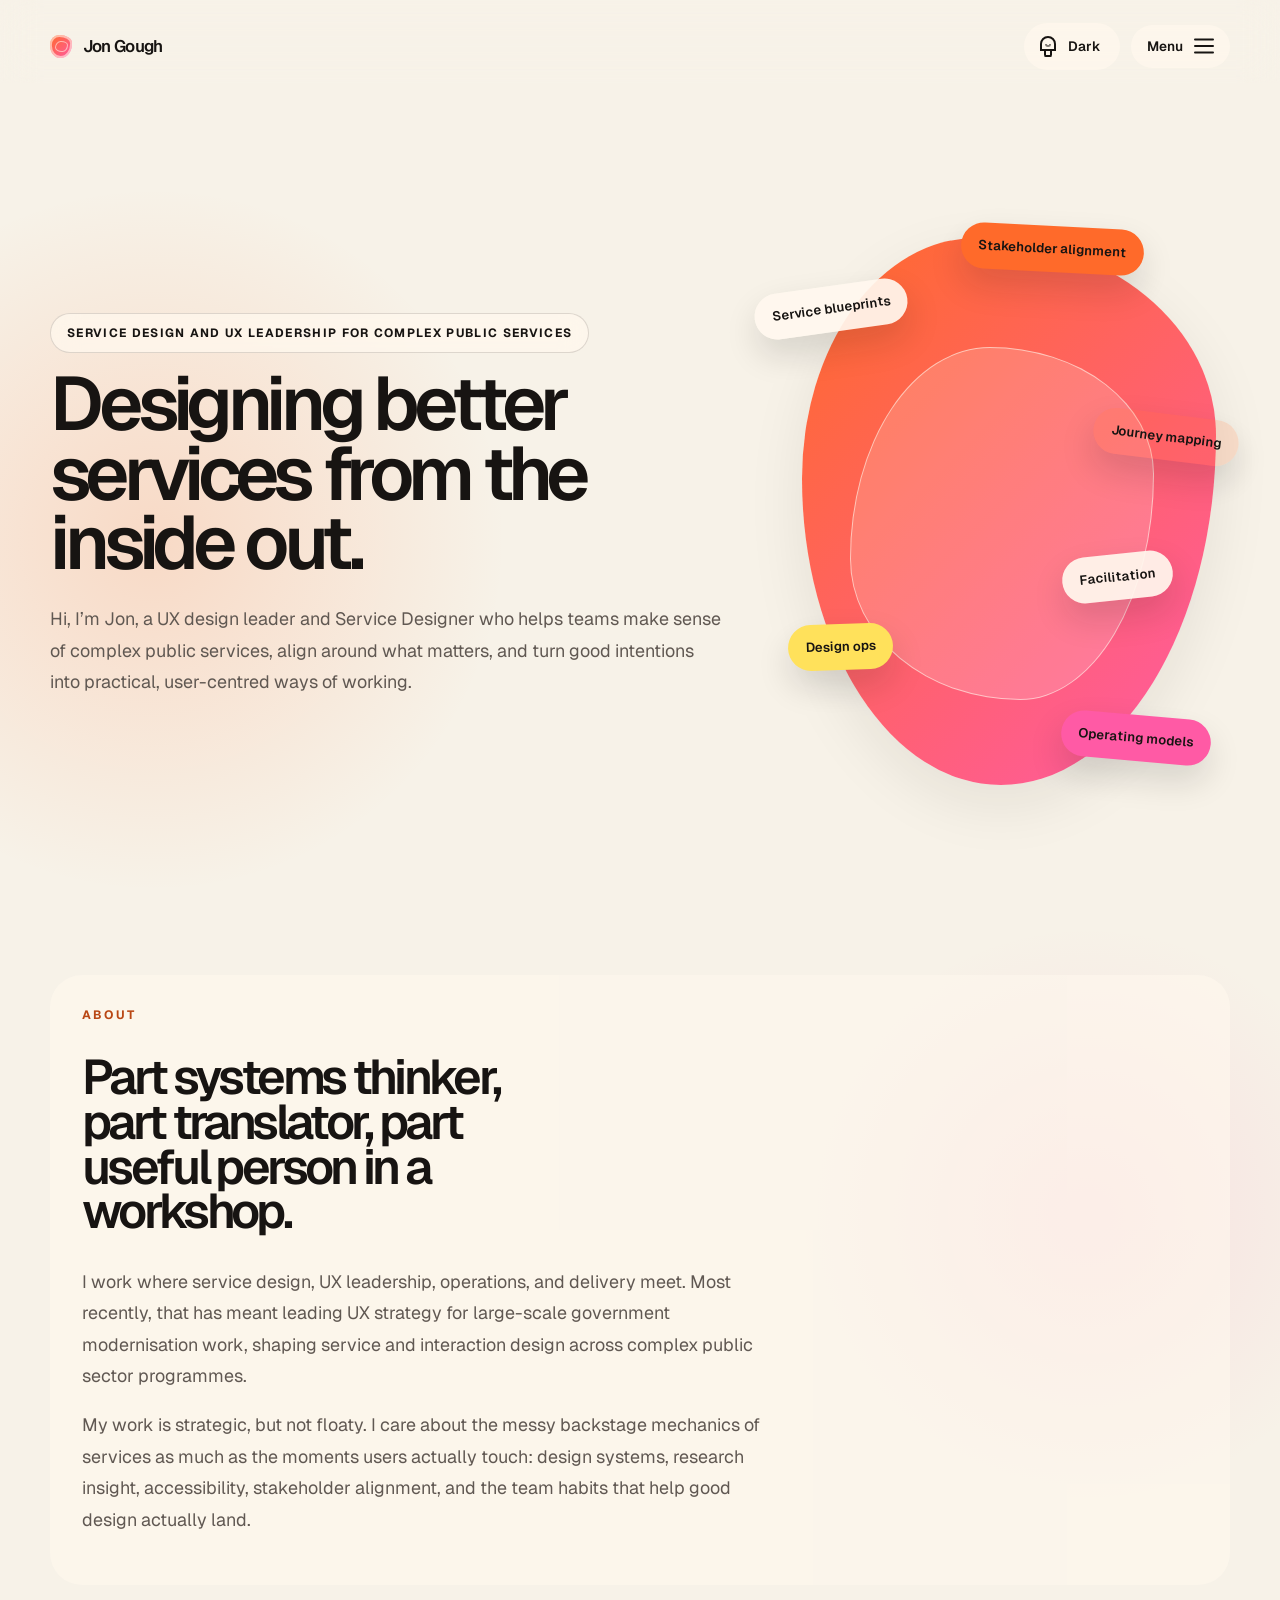
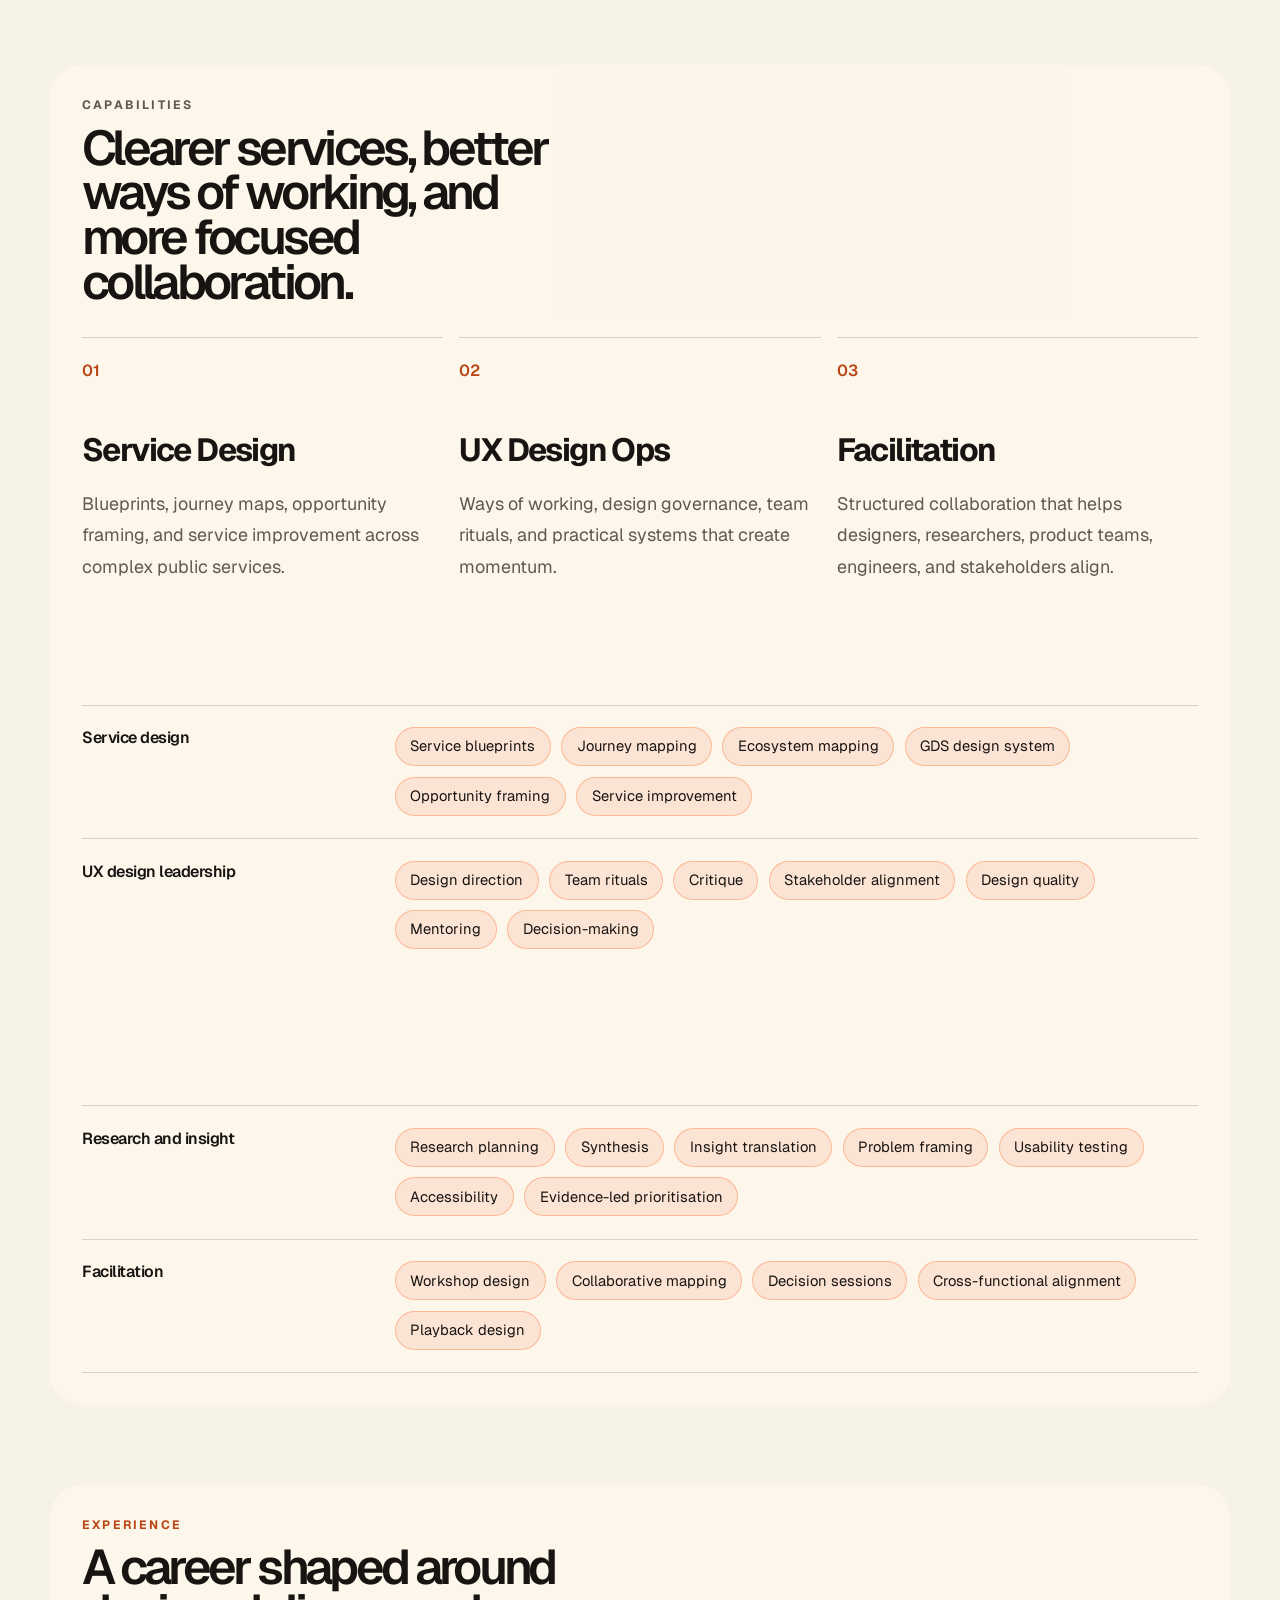
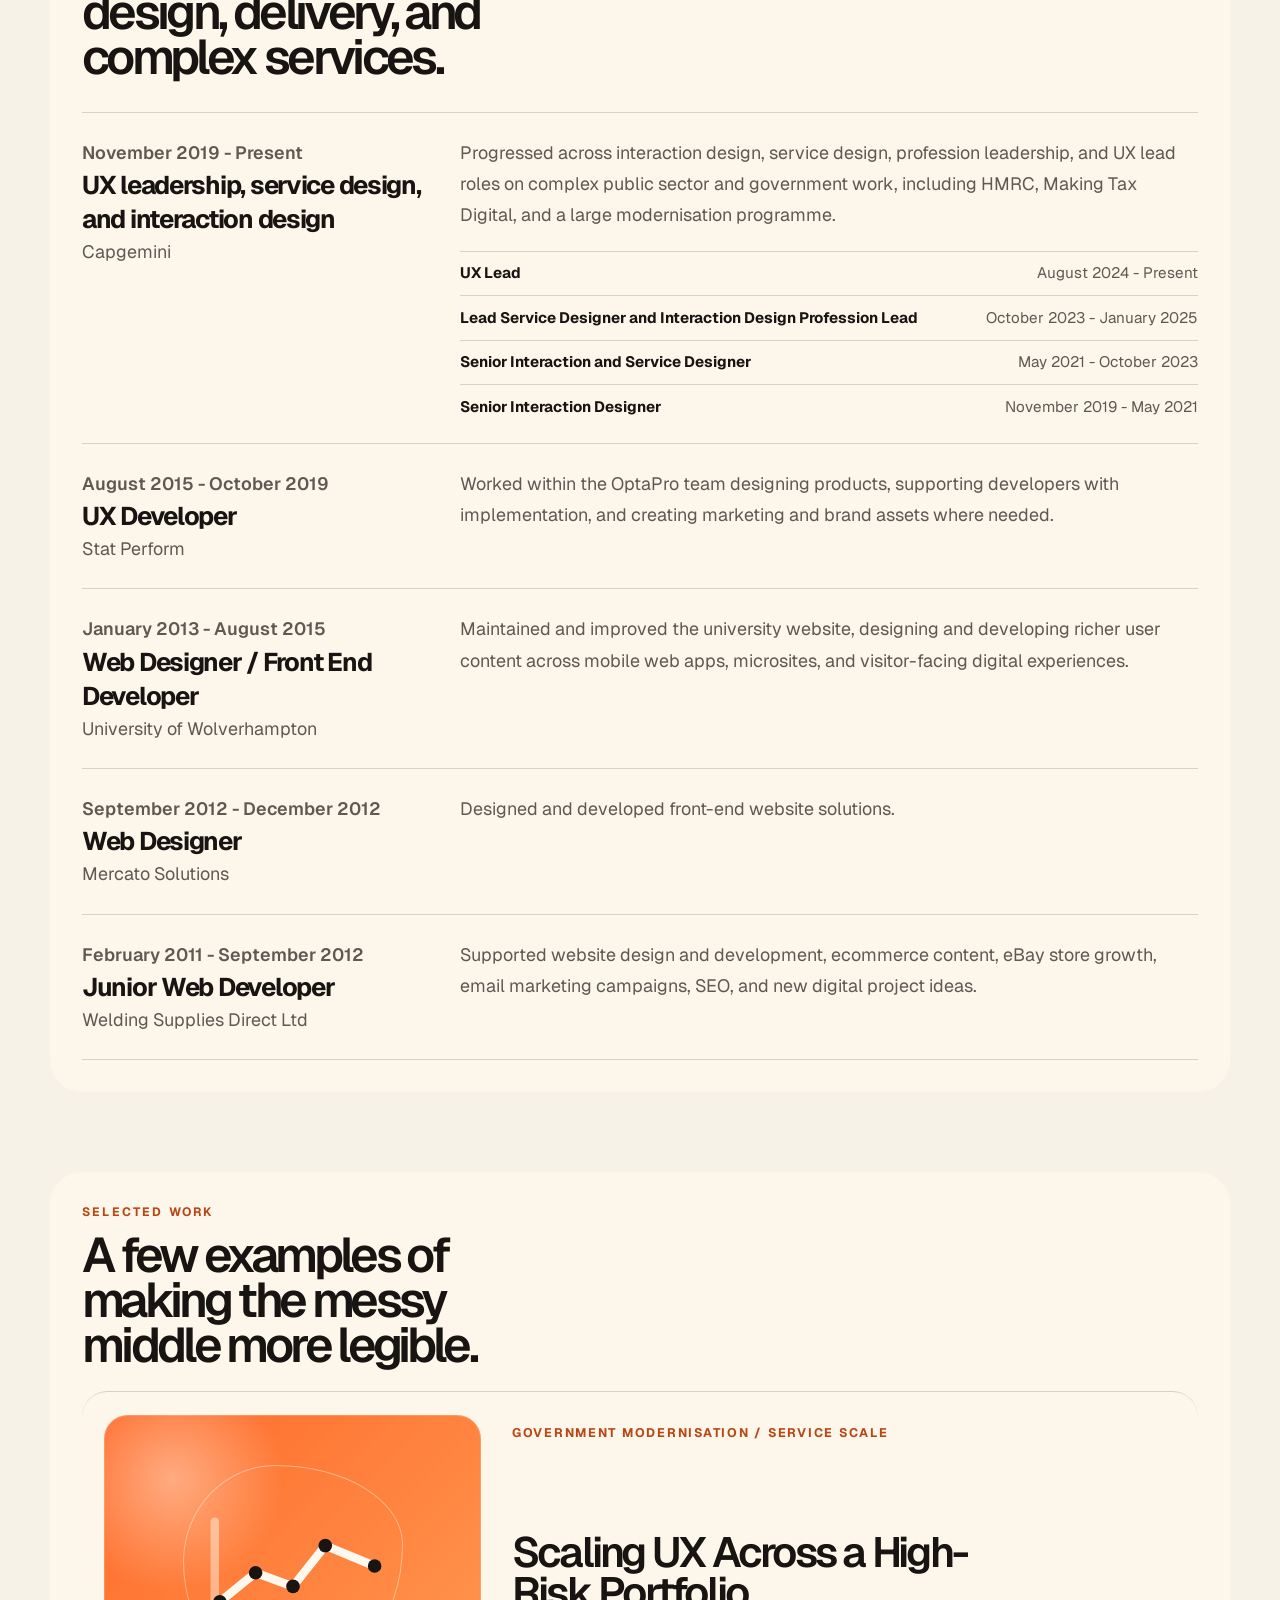
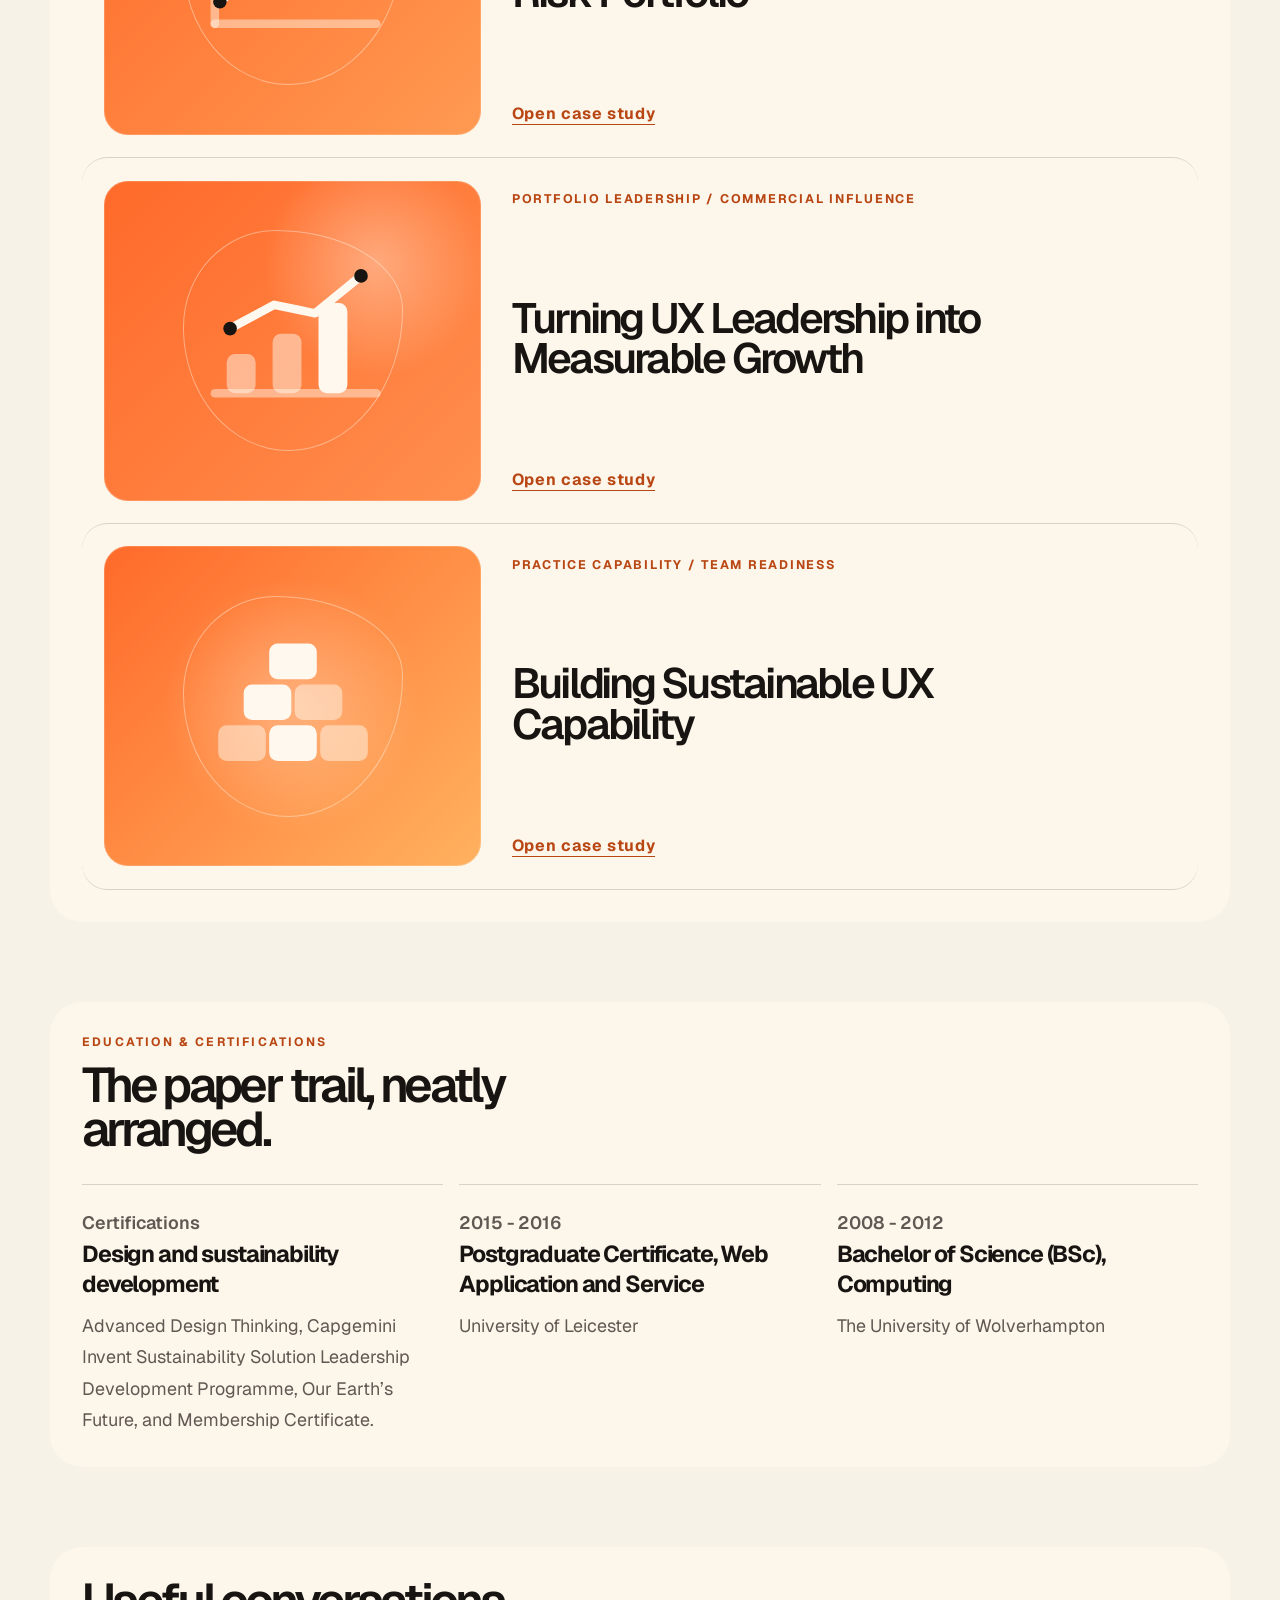
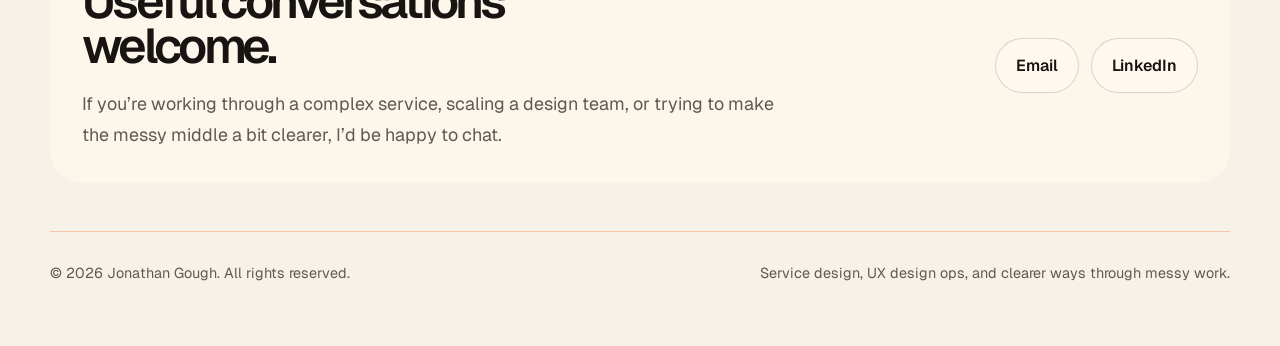
<file: index.html>
<!DOCTYPE html>
<html lang="en">
  <head>
    <meta charset="UTF-8" />
    <meta name="viewport" content="width=device-width, initial-scale=1.0" />
    <title>Jonathan Gough | Service Designer &amp; UX Design Ops</title>
    <meta
      name="description"
      content="Jonathan Gough is a Service Designer and UX Design Ops specialist helping teams make complex services clearer, calmer, and more human."
    />
    <meta name="build-version" content="hostinger-check-20260422" />
    <script>
      try {
        document.documentElement.classList.add("js");
        document.documentElement.dataset.theme = localStorage.getItem("theme") || "light";
      } catch {
        document.documentElement.classList.add("js");
        document.documentElement.dataset.theme = "light";
      }
    </script>
    <link rel="preconnect" href="https://fonts.googleapis.com" />
    <link rel="preconnect" href="https://fonts.gstatic.com" crossorigin />
    <link
      href="https://fonts.googleapis.com/css2?family=Geist:wght@300;400;500;600;700&amp;display=swap"
      rel="stylesheet"
    />
    <link rel="stylesheet" href="styles.css?v=hostinger-check-20260422" />
  </head>
  <body id="top">
    <a class="skip-link" href="#main-content">Skip to main content</a>
    <header class="site-header">
      <div class="site-header-inner">
        <a class="brand" href="#top" aria-label="Jon Gough home">
          <span class="brand-blob" aria-hidden="true"></span>
          <span>Jon Gough</span>
        </a>
        <div class="header-actions">
          <button class="theme-toggle" type="button" aria-label="Switch to dark mode" aria-pressed="false">
            <span class="theme-icon" aria-hidden="true">
              <span class="bulb-glass"></span>
              <span class="bulb-filament"></span>
              <span class="bulb-base"></span>
            </span>
            <span class="theme-label">Dark</span>
          </button>
          <button class="menu-toggle" type="button" aria-expanded="false" aria-controls="site-nav">
            <span class="menu-label">Menu</span>
            <span class="menu-icon" aria-hidden="true"></span>
          </button>
        </div>
        <nav class="site-nav" id="site-nav" aria-label="Primary navigation">
          <a href="#about">About</a>
          <a href="#skills">Capabilities</a>
          <a href="#experience">Experience</a>
          <a href="#work">Work</a>
          <a href="#education">Education</a>
          <a href="#contact">Contact</a>
        </nav>
      </div>
    </header>

    <main id="main-content">
      <section class="hero">
        <div class="hero-copy">
          <p class="status-pill">Service design and UX leadership for complex public services</p>
          <h1>Designing better services from the inside out.</h1>
          <p>
            Hi, I’m Jon, a UX design leader and Service Designer who helps teams
            make sense of complex public services, align around what matters, and
            turn good intentions into practical, user-centred ways of working.
          </p>
        </div>

        <div class="hero-art" aria-hidden="true">
          <div class="art-card art-card-one">Service blueprints</div>
          <div class="art-card art-card-two">Journey mapping</div>
          <div class="art-card art-card-three">Design ops</div>
          <div class="art-card art-card-four">Facilitation</div>
          <div class="art-card art-card-five">Operating models</div>
          <div class="art-card art-card-six">Stakeholder alignment</div>
        </div>
      </section>

      <section class="about-section" id="about" data-reveal>
        <div class="about-inner">
          <p class="eyebrow">About</p>
          <h2>Part systems thinker, part translator, part useful person in a workshop.</h2>
          <div class="about-copy">
            <p>
              I work where service design, UX leadership, operations, and delivery
              meet. Most recently, that has meant leading UX strategy for large-scale
              government modernisation work, shaping service and interaction design
              across complex public sector programmes.
            </p>
            <p>
              My work is strategic, but not floaty. I care about the messy backstage
              mechanics of services as much as the moments users actually touch:
              design systems, research insight, accessibility, stakeholder alignment,
              and the team habits that help good design actually land.
            </p>
          </div>
        </div>
      </section>

      <section class="capabilities-section" id="skills" data-reveal>
        <div class="section-heading">
          <p class="eyebrow">Capabilities</p>
          <h2>Clearer services, better ways of working, and more focused collaboration.</h2>
        </div>

        <div class="capability-summary">
          <article data-reveal>
            <span>01</span>
            <h3>Service Design</h3>
            <p>Blueprints, journey maps, opportunity framing, and service improvement across complex public services.</p>
          </article>
          <article data-reveal>
            <span>02</span>
            <h3>UX Design Ops</h3>
            <p>Ways of working, design governance, team rituals, and practical systems that create momentum.</p>
          </article>
          <article data-reveal>
            <span>03</span>
            <h3>Facilitation</h3>
            <p>Structured collaboration that helps designers, researchers, product teams, engineers, and stakeholders align.</p>
          </article>
        </div>

        <div class="skills-list" aria-label="Skills grouped by area">
          <div class="skills-group" data-reveal>
            <h3>Service design</h3>
            <div class="skill-tags">
              <span>Service blueprints</span>
              <span>Journey mapping</span>
              <span>Ecosystem mapping</span>
              <span>GDS design system</span>
              <span>Opportunity framing</span>
              <span>Service improvement</span>
            </div>
          </div>
          <div class="skills-group" data-reveal>
            <h3>UX design leadership</h3>
            <div class="skill-tags">
              <span>Design direction</span>
              <span>Team rituals</span>
              <span>Critique</span>
              <span>Stakeholder alignment</span>
              <span>Design quality</span>
              <span>Mentoring</span>
              <span>Decision-making</span>
            </div>
          </div>
          <div class="skills-group" data-reveal>
            <h3>Design operations</h3>
            <div class="skill-tags">
              <span>Ways of working</span>
              <span>Governance</span>
              <span>Design workflows</span>
              <span>Handoffs</span>
              <span>Operating models</span>
              <span>Reusable frameworks</span>
            </div>
          </div>
          <div class="skills-group" data-reveal>
            <h3>Research and insight</h3>
            <div class="skill-tags">
              <span>Research planning</span>
              <span>Synthesis</span>
              <span>Insight translation</span>
              <span>Problem framing</span>
              <span>Usability testing</span>
              <span>Accessibility</span>
              <span>Evidence-led prioritisation</span>
            </div>
          </div>
          <div class="skills-group" data-reveal>
            <h3>Facilitation</h3>
            <div class="skill-tags">
              <span>Workshop design</span>
              <span>Collaborative mapping</span>
              <span>Decision sessions</span>
              <span>Cross-functional alignment</span>
              <span>Playback design</span>
            </div>
          </div>
        </div>
      </section>

      <section class="experience-section" id="experience" data-reveal>
        <div class="section-heading">
          <p class="eyebrow">Experience</p>
          <h2>A career shaped around design, delivery, and complex services.</h2>
        </div>

        <div class="experience-list">
          <article class="experience-item" data-reveal>
            <div>
              <p class="experience-date">November 2019 - Present</p>
              <h3>UX leadership, service design, and interaction design</h3>
              <p class="experience-org">Capgemini</p>
            </div>
            <div class="experience-detail">
              <p>
                Progressed across interaction design, service design, profession
                leadership, and UX lead roles on complex public sector and
                government work, including HMRC, Making Tax Digital, and a large
                modernisation programme.
              </p>
              <div class="role-list" aria-label="Capgemini role progression">
                <p><strong>UX Lead</strong> <span>August 2024 - Present</span></p>
                <p><strong>Lead Service Designer and Interaction Design Profession Lead</strong> <span>October 2023 - January 2025</span></p>
                <p><strong>Senior Interaction and Service Designer</strong> <span>May 2021 - October 2023</span></p>
                <p><strong>Senior Interaction Designer</strong> <span>November 2019 - May 2021</span></p>
              </div>
            </div>
          </article>

          <article class="experience-item" data-reveal>
            <div>
              <p class="experience-date">August 2015 - October 2019</p>
              <h3>UX Developer</h3>
              <p class="experience-org">Stat Perform</p>
            </div>
            <p>
              Worked within the OptaPro team designing products, supporting
              developers with implementation, and creating marketing and brand
              assets where needed.
            </p>
          </article>

          <article class="experience-item" data-reveal>
            <div>
              <p class="experience-date">January 2013 - August 2015</p>
              <h3>Web Designer / Front End Developer</h3>
              <p class="experience-org">University of Wolverhampton</p>
            </div>
            <p>
              Maintained and improved the university website, designing and
              developing richer user content across mobile web apps, microsites,
              and visitor-facing digital experiences.
            </p>
          </article>

          <article class="experience-item" data-reveal>
            <div>
              <p class="experience-date">September 2012 - December 2012</p>
              <h3>Web Designer</h3>
              <p class="experience-org">Mercato Solutions</p>
            </div>
            <p>
              Designed and developed front-end website solutions.
            </p>
          </article>

          <article class="experience-item" data-reveal>
            <div>
              <p class="experience-date">February 2011 - September 2012</p>
              <h3>Junior Web Developer</h3>
              <p class="experience-org">Welding Supplies Direct Ltd</p>
            </div>
            <p>
              Supported website design and development, ecommerce content, eBay
              store growth, email marketing campaigns, SEO, and new digital project ideas.
            </p>
          </article>

        </div>
      </section>

      <section class="work-section" id="work" data-reveal>
        <div class="section-heading">
          <p class="eyebrow">Selected work</p>
          <h2>A few examples of making the messy middle more legible.</h2>
        </div>

        <div class="work-list">
          <article class="work-card" data-reveal>
            <a href="projects/service-blueprint.html" aria-label="Open Scaling UX portfolio case study">
              <div class="work-visual visual-chart" aria-hidden="true">
                <svg viewBox="0 0 320 220">
                  <path class="symbol-line symbol-muted" d="M68 168h190" />
                  <path class="symbol-line symbol-muted" d="M68 168V48" />
                  <path class="symbol-line" d="M74 142l42-34 44 16 38-48 58 24" />
                  <circle class="symbol-dot" cx="74" cy="142" r="8" />
                  <circle class="symbol-dot" cx="116" cy="108" r="8" />
                  <circle class="symbol-dot" cx="160" cy="124" r="8" />
                  <circle class="symbol-dot" cx="198" cy="76" r="8" />
                  <circle class="symbol-dot" cx="256" cy="100" r="8" />
                </svg>
              </div>
              <div class="work-copy">
                <p>Government modernisation / service scale</p>
                <h3>Scaling UX Across a High-Risk Portfolio</h3>
                <span class="work-link-text">Open case study</span>
              </div>
            </a>
          </article>

          <article class="work-card" data-reveal>
            <a href="projects/design-ops.html" aria-label="Open UX account growth case study">
              <div class="work-visual visual-bars" aria-hidden="true">
                <svg viewBox="0 0 320 220">
                  <path class="symbol-line symbol-muted" d="M68 172h190" />
                  <rect class="symbol-block symbol-block-muted" x="82" y="126" width="34" height="46" rx="10" />
                  <rect class="symbol-block symbol-block-muted" x="136" y="102" width="34" height="70" rx="10" />
                  <rect class="symbol-block" x="190" y="66" width="34" height="106" rx="10" />
                  <path class="symbol-line" d="M86 96l52-28 48 10 54-44" />
                  <circle class="symbol-dot" cx="86" cy="96" r="8" />
                  <circle class="symbol-dot" cx="240" cy="34" r="8" />
                </svg>
              </div>
              <div class="work-copy">
                <p>Portfolio leadership / commercial influence</p>
                <h3>Turning UX Leadership into Measurable Growth</h3>
                <span class="work-link-text">Open case study</span>
              </div>
            </a>
          </article>

          <article class="work-card" data-reveal>
            <a href="projects/journey-redesign.html" aria-label="Open UX capability case study">
              <div class="work-visual visual-blocks" aria-hidden="true">
                <svg viewBox="0 0 320 220">
                  <rect class="symbol-block symbol-block-muted" x="72" y="132" width="56" height="42" rx="10" />
                  <rect class="symbol-block" x="132" y="132" width="56" height="42" rx="10" />
                  <rect class="symbol-block symbol-block-muted" x="192" y="132" width="56" height="42" rx="10" />
                  <rect class="symbol-block" x="102" y="84" width="56" height="42" rx="10" />
                  <rect class="symbol-block symbol-block-muted" x="162" y="84" width="56" height="42" rx="10" />
                  <rect class="symbol-block" x="132" y="36" width="56" height="42" rx="10" />
                </svg>
              </div>
              <div class="work-copy">
                <p>Practice capability / team readiness</p>
                <h3>Building Sustainable UX Capability</h3>
                <span class="work-link-text">Open case study</span>
              </div>
            </a>
          </article>
        </div>
      </section>

      <section class="education-section" id="education" data-reveal>
        <div class="section-heading">
          <p class="eyebrow">Education &amp; certifications</p>
          <h2>The paper trail, neatly arranged.</h2>
        </div>

        <div class="education-list">
          <article class="education-item" data-reveal>
            <div>
              <p class="education-date">Certifications</p>
              <h3>Design and sustainability development</h3>
              <p>Advanced Design Thinking, Capgemini Invent Sustainability Solution Leadership Development Programme, Our Earth’s Future, and Membership Certificate.</p>
            </div>
          </article>

          <article class="education-item" data-reveal>
            <div>
              <p class="education-date">2015 - 2016</p>
              <h3>Postgraduate Certificate, Web Application and Service</h3>
              <p>University of Leicester</p>
            </div>
          </article>

          <article class="education-item" data-reveal>
            <div>
              <p class="education-date">2008 - 2012</p>
              <h3>Bachelor of Science (BSc), Computing</h3>
              <p>The University of Wolverhampton</p>
            </div>
          </article>
        </div>
      </section>

      <section class="contact-section" id="contact" data-reveal>
        <div class="contact-copy">
          <h2>Useful conversations welcome.</h2>
          <p>
            If you’re working through a complex service, scaling a design team, or
            trying to make the messy middle a bit clearer, I’d be happy to chat.
          </p>
        </div>
        <div class="contact-actions">
          <a href="mailto:hello@jongough.co.uk">Email</a>
          <a href="https://www.linkedin.com/in/jonjgough/" target="_blank" rel="noreferrer">LinkedIn</a>
        </div>
      </section>

      <footer class="site-footer">
        <p>© <span id="copyright-year"></span> Jonathan Gough. All rights reserved.</p>
        <p>Service design, UX design ops, and clearer ways through messy work.</p>
      </footer>
    </main>
    <script>
      document.querySelector("#copyright-year").textContent = new Date().getFullYear();

      const menuToggle = document.querySelector(".menu-toggle");
      const menuLabel = document.querySelector(".menu-label");
      const siteNav = document.querySelector(".site-nav");

      menuToggle.addEventListener("click", () => {
        const isOpen = menuToggle.getAttribute("aria-expanded") === "true";
        menuToggle.setAttribute("aria-expanded", String(!isOpen));
        menuLabel.textContent = isOpen ? "Menu" : "Close";
        siteNav.classList.toggle("is-open", !isOpen);
      });

      siteNav.addEventListener("click", (event) => {
        if (event.target instanceof HTMLAnchorElement) {
          menuToggle.setAttribute("aria-expanded", "false");
          menuLabel.textContent = "Menu";
          siteNav.classList.remove("is-open");
        }
      });

    </script>
    <script src="script.js?v=hostinger-check-20260422"></script>
  </body>
</html>
</file>
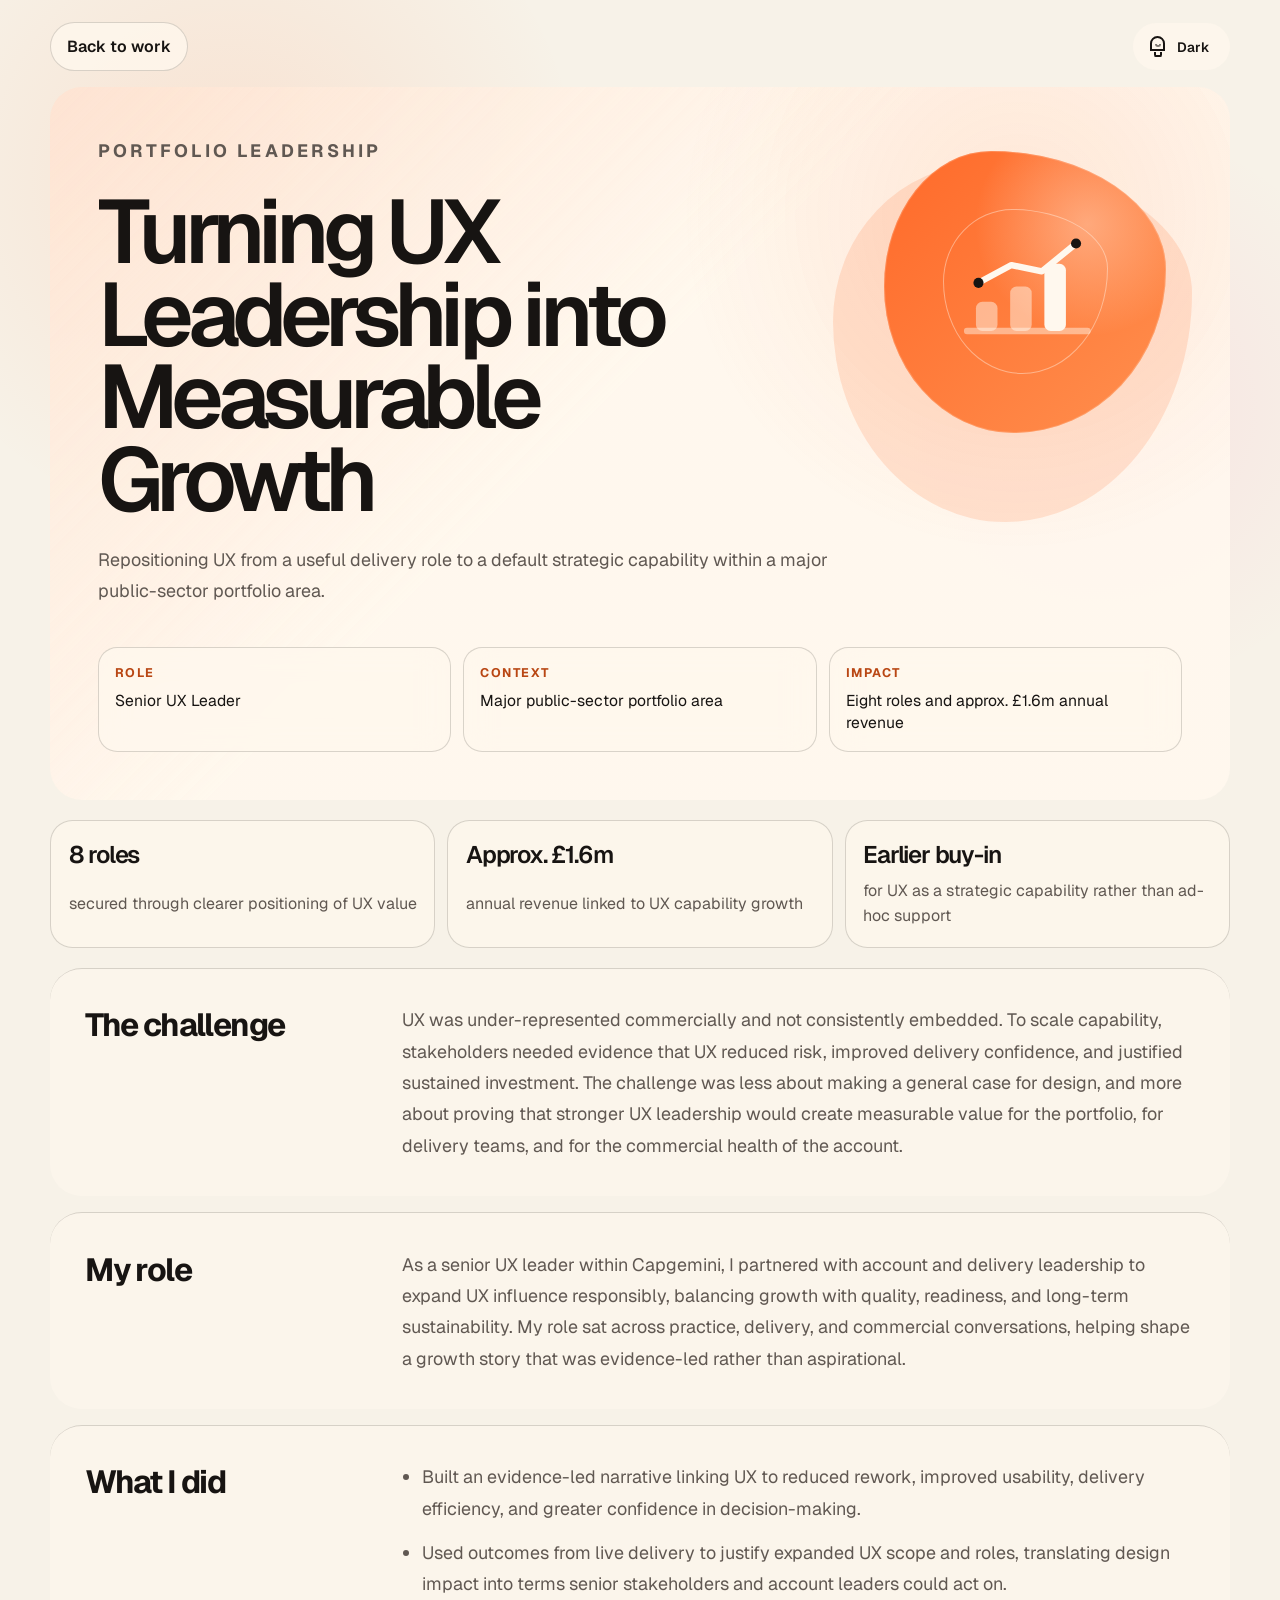
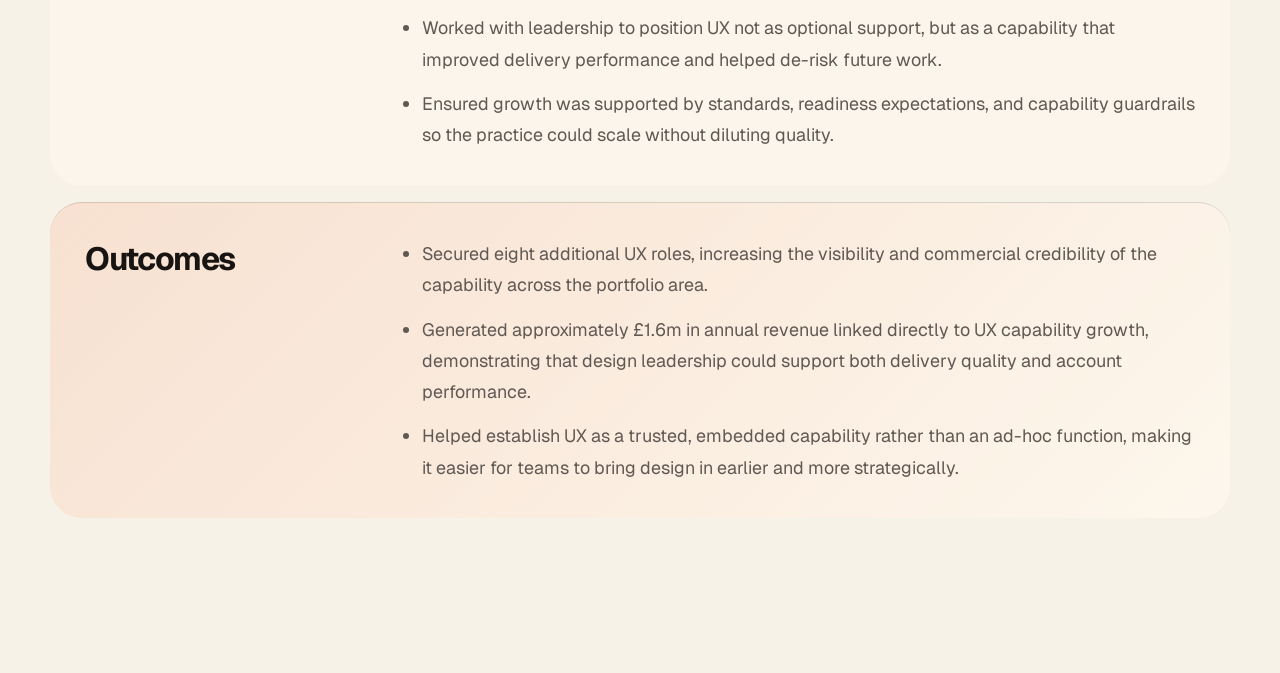
<file: projects/design-ops.html>
<!DOCTYPE html>
<html lang="en">
  <head>
    <meta charset="UTF-8" />
    <meta name="viewport" content="width=device-width, initial-scale=1.0" />
    <title>Turning UX Leadership into Measurable Growth | Jonathan Gough</title>
    <script>
      try {
        document.documentElement.classList.add("js");
        document.documentElement.dataset.theme = localStorage.getItem("theme") || "light";
      } catch {
        document.documentElement.classList.add("js");
        document.documentElement.dataset.theme = "light";
      }
    </script>
    <link rel="preconnect" href="https://fonts.googleapis.com" />
    <link rel="preconnect" href="https://fonts.gstatic.com" crossorigin />
    <link
      href="https://fonts.googleapis.com/css2?family=Geist:wght@300;400;500;600;700&amp;display=swap"
      rel="stylesheet"
    />
    <link rel="stylesheet" href="../styles.css?v=20260421-accessibility" />
  </head>
  <body class="project-page project-warm">
    <div class="project-shell">
      <div class="project-topbar">
        <a class="back-link" href="../index.html#work">Back to work</a>
        <button class="theme-toggle" type="button" aria-label="Switch to dark mode" aria-pressed="false">
          <span class="theme-icon" aria-hidden="true">
            <span class="bulb-glass"></span>
            <span class="bulb-filament"></span>
            <span class="bulb-base"></span>
          </span>
          <span class="theme-label">Dark</span>
        </button>
      </div>
      <article class="project-case">
        <header class="project-hero">
          <div class="project-symbol visual-bars" aria-hidden="true">
            <svg viewBox="0 0 320 220">
              <path class="symbol-line symbol-muted" d="M68 172h190" />
              <rect class="symbol-block symbol-block-muted" x="82" y="126" width="34" height="46" rx="10" />
              <rect class="symbol-block symbol-block-muted" x="136" y="102" width="34" height="70" rx="10" />
              <rect class="symbol-block" x="190" y="66" width="34" height="106" rx="10" />
              <path class="symbol-line" d="M86 96l52-28 48 10 54-44" />
              <circle class="symbol-dot" cx="86" cy="96" r="8" />
              <circle class="symbol-dot" cx="240" cy="34" r="8" />
            </svg>
          </div>
          <p class="eyebrow">Portfolio leadership</p>
          <h1>Turning UX Leadership into Measurable Growth</h1>
          <p>
            Repositioning UX from a useful delivery role to a default strategic
            capability within a major public-sector portfolio area.
          </p>
          <dl class="project-facts">
            <div>
              <dt>Role</dt>
              <dd>Senior UX Leader</dd>
            </div>
            <div>
              <dt>Context</dt>
              <dd>Major public-sector portfolio area</dd>
            </div>
            <div>
              <dt>Impact</dt>
              <dd>Eight roles and approx. £1.6m annual revenue</dd>
            </div>
          </dl>
        </header>

        <section class="project-stats" aria-label="Key outcomes" data-reveal>
          <article>
            <strong>8 roles</strong>
            <span>secured through clearer positioning of UX value</span>
          </article>
          <article>
            <strong>Approx. £1.6m</strong>
            <span>annual revenue linked to UX capability growth</span>
          </article>
          <article>
            <strong>Earlier buy-in</strong>
            <span>for UX as a strategic capability rather than ad-hoc support</span>
          </article>
        </section>

        <div class="project-content">
          <section class="project-section" data-reveal>
          <h2>The challenge</h2>
          <p>
            UX was under-represented commercially and not consistently embedded.
            To scale capability, stakeholders needed evidence that UX reduced
            risk, improved delivery confidence, and justified sustained
            investment. The challenge was less about making a general case for
            design, and more about proving that stronger UX leadership would
            create measurable value for the portfolio, for delivery teams, and
            for the commercial health of the account.
          </p>
          </section>

          <section class="project-section" data-reveal>
          <h2>My role</h2>
          <p>
            As a senior UX leader within Capgemini, I partnered with account and
            delivery leadership to expand UX influence responsibly, balancing
            growth with quality, readiness, and long-term sustainability. My
            role sat across practice, delivery, and commercial conversations,
            helping shape a growth story that was evidence-led rather than
            aspirational.
          </p>
          </section>

          <section class="project-section" data-reveal>
          <h2>What I did</h2>
          <ul class="project-detail-list">
            <li>Built an evidence-led narrative linking UX to reduced rework, improved usability, delivery efficiency, and greater confidence in decision-making.</li>
            <li>Used outcomes from live delivery to justify expanded UX scope and roles, translating design impact into terms senior stakeholders and account leaders could act on.</li>
            <li>Worked with leadership to position UX not as optional support, but as a capability that improved delivery performance and helped de-risk future work.</li>
            <li>Ensured growth was supported by standards, readiness expectations, and capability guardrails so the practice could scale without diluting quality.</li>
          </ul>
          </section>

          <section class="project-section project-section-highlight" data-reveal>
          <h2>Outcomes</h2>
          <ul class="project-detail-list">
            <li>Secured eight additional UX roles, increasing the visibility and commercial credibility of the capability across the portfolio area.</li>
            <li>Generated approximately £1.6m in annual revenue linked directly to UX capability growth, demonstrating that design leadership could support both delivery quality and account performance.</li>
            <li>Helped establish UX as a trusted, embedded capability rather than an ad-hoc function, making it easier for teams to bring design in earlier and more strategically.</li>
          </ul>
          </section>

        </div>

        <nav class="project-footer-nav" aria-label="Project navigation" data-reveal>
          <a href="service-blueprint.html">Previous: High-risk portfolio</a>
          <a href="journey-redesign.html">Next: UX capability</a>
        </nav>
      </article>
    </div>
    <script src="../script.js?v=20260421-accessibility"></script>
  </body>
</html>
</file>
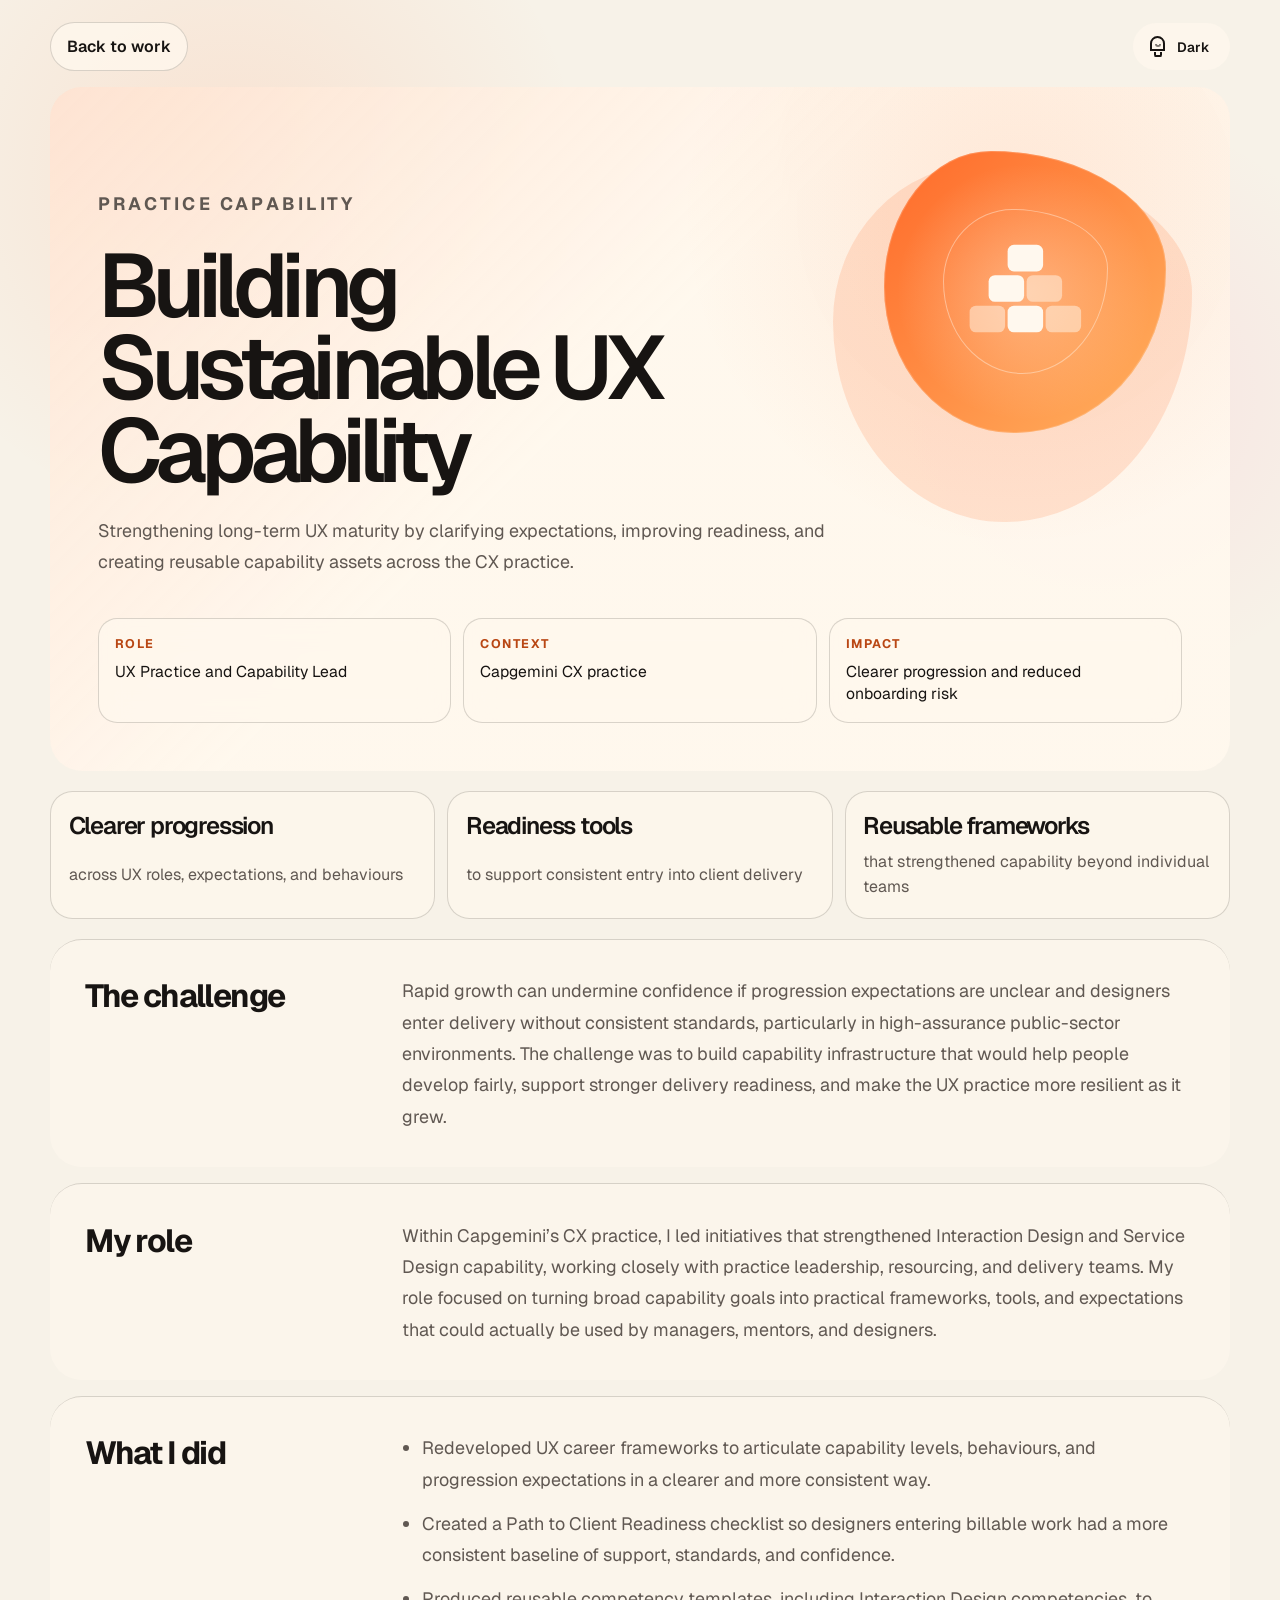
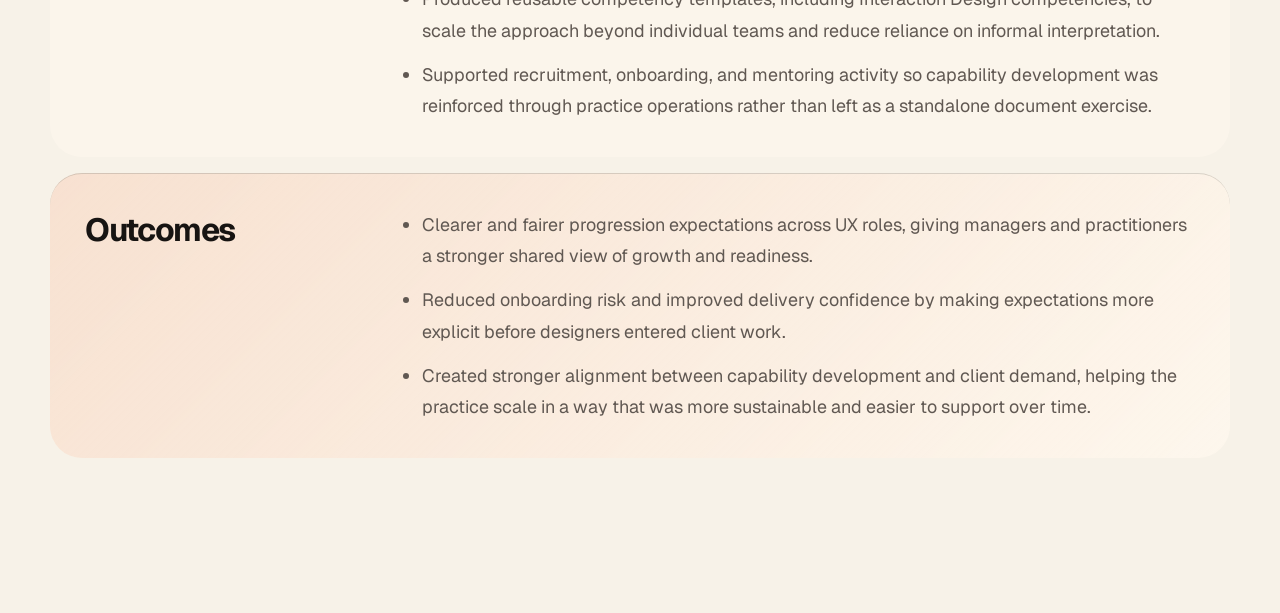
<file: projects/journey-redesign.html>
<!DOCTYPE html>
<html lang="en">
  <head>
    <meta charset="UTF-8" />
    <meta name="viewport" content="width=device-width, initial-scale=1.0" />
    <title>Building Sustainable UX Capability | Jonathan Gough</title>
    <script>
      try {
        document.documentElement.classList.add("js");
        document.documentElement.dataset.theme = localStorage.getItem("theme") || "light";
      } catch {
        document.documentElement.classList.add("js");
        document.documentElement.dataset.theme = "light";
      }
    </script>
    <link rel="preconnect" href="https://fonts.googleapis.com" />
    <link rel="preconnect" href="https://fonts.gstatic.com" crossorigin />
    <link
      href="https://fonts.googleapis.com/css2?family=Geist:wght@300;400;500;600;700&amp;display=swap"
      rel="stylesheet"
    />
    <link rel="stylesheet" href="../styles.css?v=20260421-accessibility" />
  </head>
  <body class="project-page project-warm">
    <div class="project-shell">
      <div class="project-topbar">
        <a class="back-link" href="../index.html#work">Back to work</a>
        <button class="theme-toggle" type="button" aria-label="Switch to dark mode" aria-pressed="false">
          <span class="theme-icon" aria-hidden="true">
            <span class="bulb-glass"></span>
            <span class="bulb-filament"></span>
            <span class="bulb-base"></span>
          </span>
          <span class="theme-label">Dark</span>
        </button>
      </div>
      <article class="project-case">
        <header class="project-hero">
          <div class="project-symbol visual-blocks" aria-hidden="true">
            <svg viewBox="0 0 320 220">
              <rect class="symbol-block symbol-block-muted" x="72" y="132" width="56" height="42" rx="10" />
              <rect class="symbol-block" x="132" y="132" width="56" height="42" rx="10" />
              <rect class="symbol-block symbol-block-muted" x="192" y="132" width="56" height="42" rx="10" />
              <rect class="symbol-block" x="102" y="84" width="56" height="42" rx="10" />
              <rect class="symbol-block symbol-block-muted" x="162" y="84" width="56" height="42" rx="10" />
              <rect class="symbol-block" x="132" y="36" width="56" height="42" rx="10" />
            </svg>
          </div>
          <p class="eyebrow">Practice capability</p>
          <h1>Building Sustainable UX Capability</h1>
          <p>
            Strengthening long-term UX maturity by clarifying expectations,
            improving readiness, and creating reusable capability assets across the
            CX practice.
          </p>
          <dl class="project-facts">
            <div>
              <dt>Role</dt>
              <dd>UX Practice and Capability Lead</dd>
            </div>
            <div>
              <dt>Context</dt>
              <dd>Capgemini CX practice</dd>
            </div>
            <div>
              <dt>Impact</dt>
              <dd>Clearer progression and reduced onboarding risk</dd>
            </div>
          </dl>
        </header>

        <section class="project-stats" aria-label="Key outcomes" data-reveal>
          <article>
            <strong>Clearer progression</strong>
            <span>across UX roles, expectations, and behaviours</span>
          </article>
          <article>
            <strong>Readiness tools</strong>
            <span>to support consistent entry into client delivery</span>
          </article>
          <article>
            <strong>Reusable frameworks</strong>
            <span>that strengthened capability beyond individual teams</span>
          </article>
        </section>

        <div class="project-content">
          <section class="project-section" data-reveal>
          <h2>The challenge</h2>
          <p>
            Rapid growth can undermine confidence if progression expectations are
            unclear and designers enter delivery without consistent standards,
            particularly in high-assurance public-sector environments. The
            challenge was to build capability infrastructure that would help
            people develop fairly, support stronger delivery readiness, and make
            the UX practice more resilient as it grew.
          </p>
          </section>

          <section class="project-section" data-reveal>
          <h2>My role</h2>
          <p>
            Within Capgemini’s CX practice, I led initiatives that strengthened
            Interaction Design and Service Design capability, working closely
            with practice leadership, resourcing, and delivery teams. My role
            focused on turning broad capability goals into practical frameworks,
            tools, and expectations that could actually be used by managers,
            mentors, and designers.
          </p>
          </section>

          <section class="project-section" data-reveal>
          <h2>What I did</h2>
          <ul class="project-detail-list">
            <li>Redeveloped UX career frameworks to articulate capability levels, behaviours, and progression expectations in a clearer and more consistent way.</li>
            <li>Created a Path to Client Readiness checklist so designers entering billable work had a more consistent baseline of support, standards, and confidence.</li>
            <li>Produced reusable competency templates, including Interaction Design competencies, to scale the approach beyond individual teams and reduce reliance on informal interpretation.</li>
            <li>Supported recruitment, onboarding, and mentoring activity so capability development was reinforced through practice operations rather than left as a standalone document exercise.</li>
          </ul>
          </section>

          <section class="project-section project-section-highlight" data-reveal>
          <h2>Outcomes</h2>
          <ul class="project-detail-list">
            <li>Clearer and fairer progression expectations across UX roles, giving managers and practitioners a stronger shared view of growth and readiness.</li>
            <li>Reduced onboarding risk and improved delivery confidence by making expectations more explicit before designers entered client work.</li>
            <li>Created stronger alignment between capability development and client demand, helping the practice scale in a way that was more sustainable and easier to support over time.</li>
          </ul>
          </section>

        </div>

        <nav class="project-footer-nav" aria-label="Project navigation" data-reveal>
          <a href="design-ops.html">Previous: Measurable UX growth</a>
          <a href="../index.html#work">All selected work</a>
        </nav>
      </article>
    </div>
    <script src="../script.js?v=20260421-accessibility"></script>
  </body>
</html>
</file>
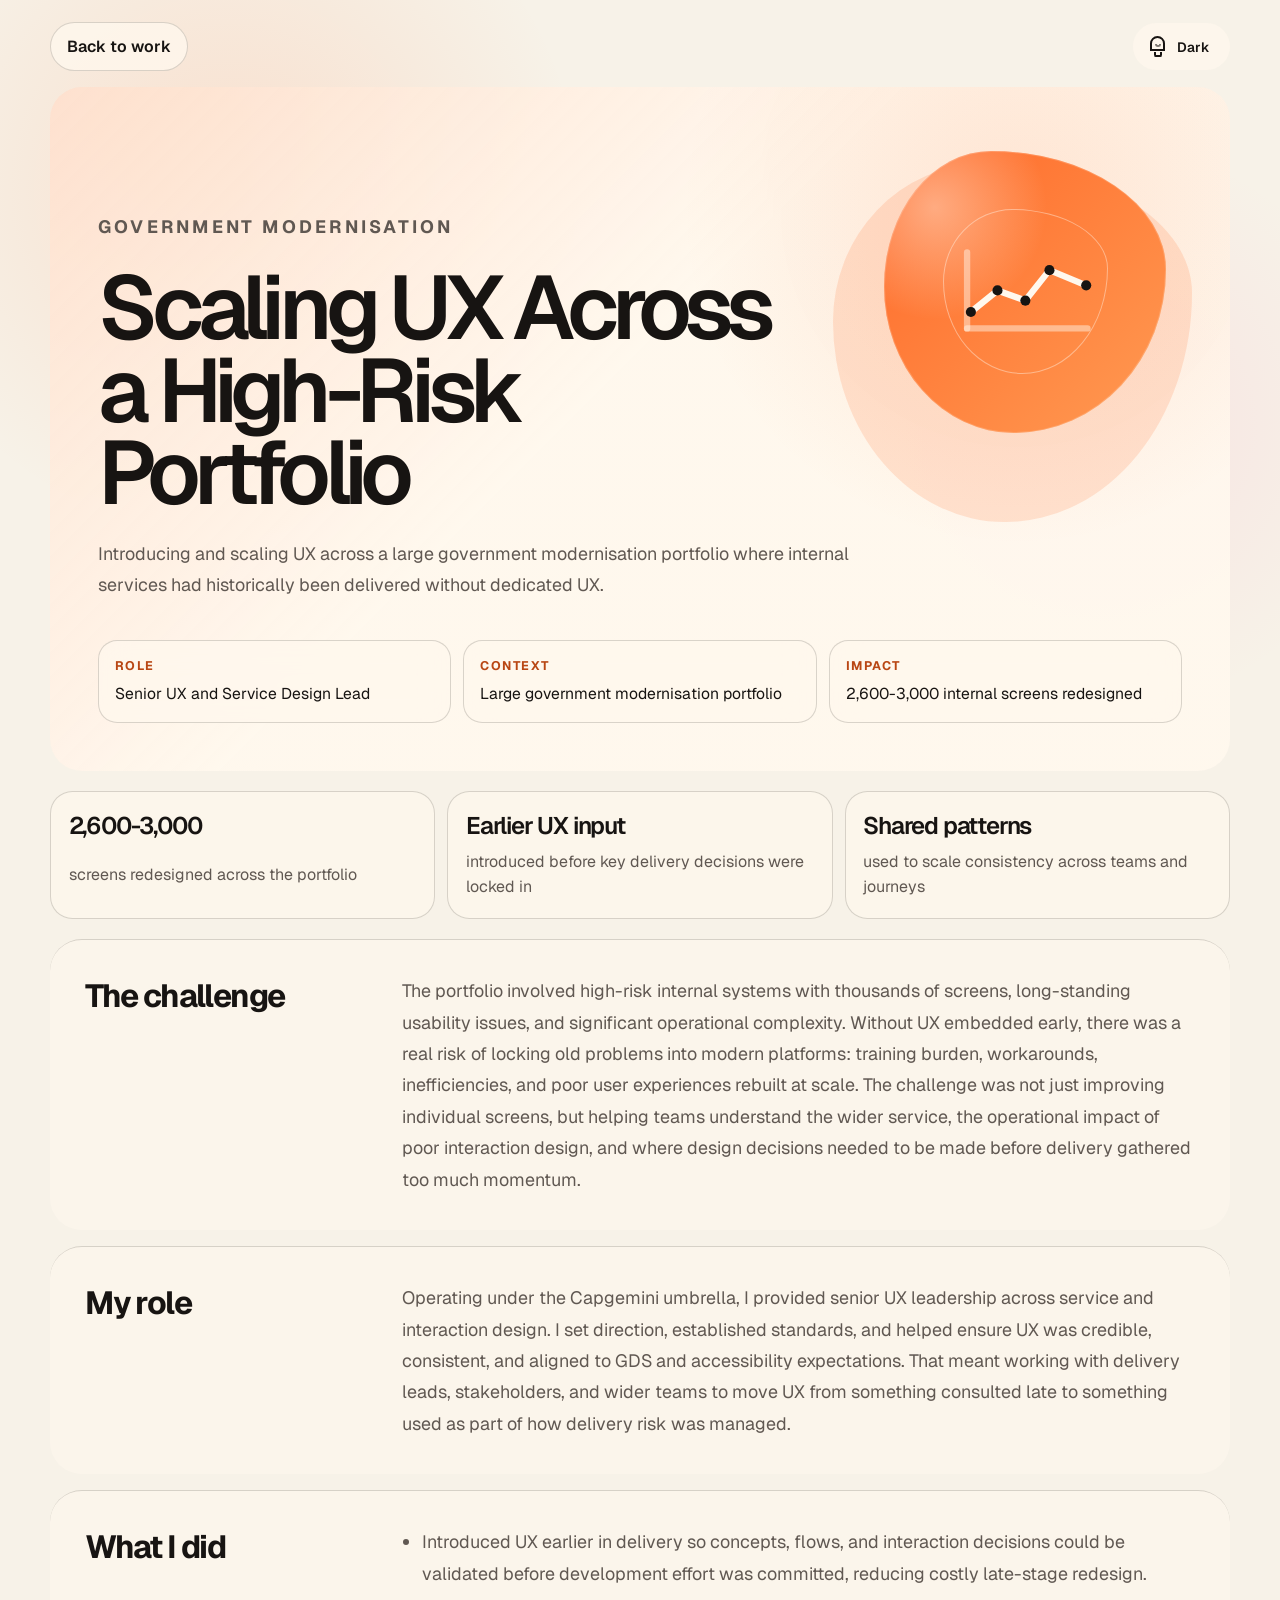
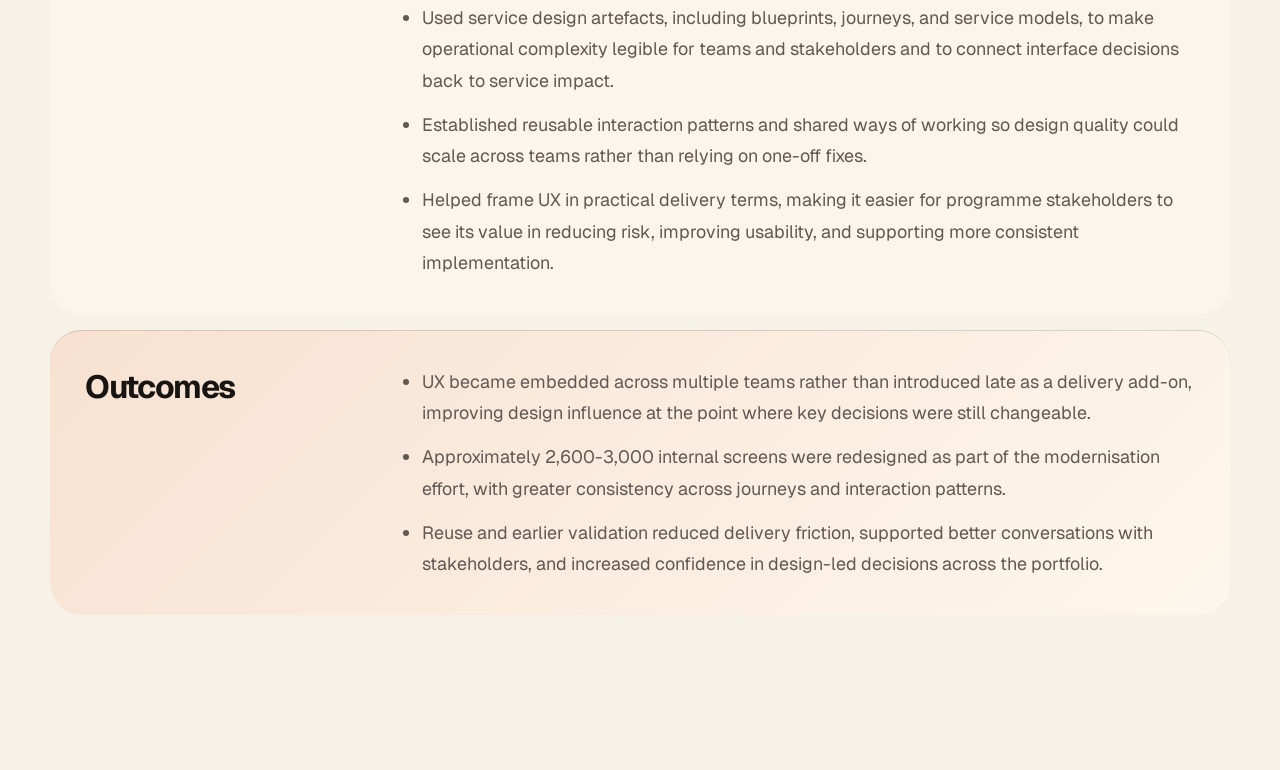
<file: projects/service-blueprint.html>
<!DOCTYPE html>
<html lang="en">
  <head>
    <meta charset="UTF-8" />
    <meta name="viewport" content="width=device-width, initial-scale=1.0" />
    <title>Scaling UX Across a High-Risk Portfolio | Jonathan Gough</title>
    <script>
      try {
        document.documentElement.classList.add("js");
        document.documentElement.dataset.theme = localStorage.getItem("theme") || "light";
      } catch {
        document.documentElement.classList.add("js");
        document.documentElement.dataset.theme = "light";
      }
    </script>
    <link rel="preconnect" href="https://fonts.googleapis.com" />
    <link rel="preconnect" href="https://fonts.gstatic.com" crossorigin />
    <link
      href="https://fonts.googleapis.com/css2?family=Geist:wght@300;400;500;600;700&amp;display=swap"
      rel="stylesheet"
    />
    <link rel="stylesheet" href="../styles.css?v=20260421-accessibility" />
  </head>
  <body class="project-page project-orange">
    <div class="project-shell">
      <div class="project-topbar">
        <a class="back-link" href="../index.html#work">Back to work</a>
        <button class="theme-toggle" type="button" aria-label="Switch to dark mode" aria-pressed="false">
          <span class="theme-icon" aria-hidden="true">
            <span class="bulb-glass"></span>
            <span class="bulb-filament"></span>
            <span class="bulb-base"></span>
          </span>
          <span class="theme-label">Dark</span>
        </button>
      </div>
      <article class="project-case">
        <header class="project-hero">
          <div class="project-symbol visual-chart" aria-hidden="true">
            <svg viewBox="0 0 320 220">
              <path class="symbol-line symbol-muted" d="M68 168h190" />
              <path class="symbol-line symbol-muted" d="M68 168V48" />
              <path class="symbol-line" d="M74 142l42-34 44 16 38-48 58 24" />
              <circle class="symbol-dot" cx="74" cy="142" r="8" />
              <circle class="symbol-dot" cx="116" cy="108" r="8" />
              <circle class="symbol-dot" cx="160" cy="124" r="8" />
              <circle class="symbol-dot" cx="198" cy="76" r="8" />
              <circle class="symbol-dot" cx="256" cy="100" r="8" />
            </svg>
          </div>
          <p class="eyebrow">Government modernisation</p>
          <h1>Scaling UX Across a High-Risk Portfolio</h1>
          <p>
            Introducing and scaling UX across a large government modernisation
            portfolio where internal services had historically been delivered
            without dedicated UX.
          </p>
          <dl class="project-facts">
            <div>
              <dt>Role</dt>
              <dd>Senior UX and Service Design Lead</dd>
            </div>
            <div>
              <dt>Context</dt>
              <dd>Large government modernisation portfolio</dd>
            </div>
            <div>
              <dt>Impact</dt>
              <dd>2,600-3,000 internal screens redesigned</dd>
            </div>
          </dl>
        </header>

        <section class="project-stats" aria-label="Key outcomes" data-reveal>
          <article>
            <strong>2,600-3,000</strong>
            <span>screens redesigned across the portfolio</span>
          </article>
          <article>
            <strong>Earlier UX input</strong>
            <span>introduced before key delivery decisions were locked in</span>
          </article>
          <article>
            <strong>Shared patterns</strong>
            <span>used to scale consistency across teams and journeys</span>
          </article>
        </section>

        <div class="project-content">
          <section class="project-section" data-reveal>
          <h2>The challenge</h2>
          <p>
            The portfolio involved high-risk internal systems with thousands of
            screens, long-standing usability issues, and significant operational
            complexity. Without UX embedded early, there was a real risk of
            locking old problems into modern platforms: training burden,
            workarounds, inefficiencies, and poor user experiences rebuilt at
            scale. The challenge was not just improving individual screens, but
            helping teams understand the wider service, the operational impact
            of poor interaction design, and where design decisions needed to be
            made before delivery gathered too much momentum.
          </p>
          </section>

          <section class="project-section" data-reveal>
          <h2>My role</h2>
          <p>
            Operating under the Capgemini umbrella, I provided senior UX
            leadership across service and interaction design. I set direction,
            established standards, and helped ensure UX was credible, consistent,
            and aligned to GDS and accessibility expectations. That meant
            working with delivery leads, stakeholders, and wider teams to move
            UX from something consulted late to something used as part of how
            delivery risk was managed.
          </p>
          </section>

          <section class="project-section" data-reveal>
          <h2>What I did</h2>
          <ul class="project-detail-list">
            <li>Introduced UX earlier in delivery so concepts, flows, and interaction decisions could be validated before development effort was committed, reducing costly late-stage redesign.</li>
            <li>Used service design artefacts, including blueprints, journeys, and service models, to make operational complexity legible for teams and stakeholders and to connect interface decisions back to service impact.</li>
            <li>Established reusable interaction patterns and shared ways of working so design quality could scale across teams rather than relying on one-off fixes.</li>
            <li>Helped frame UX in practical delivery terms, making it easier for programme stakeholders to see its value in reducing risk, improving usability, and supporting more consistent implementation.</li>
          </ul>
          </section>

          <section class="project-section project-section-highlight" data-reveal>
          <h2>Outcomes</h2>
          <ul class="project-detail-list">
            <li>UX became embedded across multiple teams rather than introduced late as a delivery add-on, improving design influence at the point where key decisions were still changeable.</li>
            <li>Approximately 2,600-3,000 internal screens were redesigned as part of the modernisation effort, with greater consistency across journeys and interaction patterns.</li>
            <li>Reuse and earlier validation reduced delivery friction, supported better conversations with stakeholders, and increased confidence in design-led decisions across the portfolio.</li>
          </ul>
          </section>

        </div>

        <nav class="project-footer-nav" aria-label="Project navigation" data-reveal>
          <a href="../index.html#work">All selected work</a>
          <a href="design-ops.html">Next: Measurable UX growth</a>
        </nav>
      </article>
    </div>
    <script src="../script.js?v=20260421-accessibility"></script>
  </body>
</html>
</file>
<file: styles.css>
:root {
  --paper: #f7f2e8;
  --ink: #171412;
  --muted: #605852;
  --line: rgba(23, 20, 18, 0.16);
  --cream: #fff8ee;
  --orange: #ff6a2a;
  --orange-strong: #b94714;
  --orange-soft: rgba(255, 106, 42, 0.12);
  --orange-line: rgba(255, 106, 42, 0.36);
  --on-accent: #171412;
  --pink: #ff5aa5;
  --yellow: #ffe15b;
  --soft: rgba(255, 248, 238, 0.58);
  --surface: rgba(255, 248, 238, 0.78);
  --surface-soft: rgba(255, 248, 238, 0.62);
  --surface-strong: rgba(255, 248, 238, 0.92);
  --surface-card: rgba(255, 248, 238, 0.54);
  --surface-menu: rgba(255, 248, 238, 0.9);
  --cream-line: rgba(255, 248, 238, 0.58);
  --shadow: 0 20px 60px rgba(23, 20, 18, 0.08);
}

:root[data-theme="dark"] {
  color-scheme: dark;
  --paper: #17110f;
  --ink: #fff3e7;
  --muted: #cbbcaf;
  --line: rgba(255, 243, 231, 0.18);
  --cream: #fff3e7;
  --orange-strong: #ffb086;
  --orange-soft: rgba(255, 106, 42, 0.18);
  --orange-line: rgba(255, 106, 42, 0.5);
  --on-accent: #171412;
  --soft: rgba(255, 243, 231, 0.07);
  --surface: rgba(38, 29, 25, 0.78);
  --surface-soft: rgba(38, 29, 25, 0.7);
  --surface-strong: rgba(44, 34, 29, 0.94);
  --surface-card: rgba(255, 243, 231, 0.06);
  --surface-menu: rgba(27, 20, 17, 0.94);
  --cream-line: rgba(255, 243, 231, 0.36);
  --shadow: 0 20px 60px rgba(0, 0, 0, 0.28);
}

* {
  box-sizing: border-box;
}

html {
  scroll-behavior: smooth;
  scroll-padding-top: 5.5rem;
}

body {
  margin: 0;
  font-family: "Geist", sans-serif;
  font-weight: 400;
  color: var(--ink);
  background:
    radial-gradient(circle at 12% 8%, rgba(255, 106, 42, 0.18), transparent 22rem),
    radial-gradient(circle at 85% 18%, rgba(255, 90, 165, 0.12), transparent 18rem),
    var(--paper);
  transition: background 220ms ease, color 220ms ease;
}

a {
  color: inherit;
  text-decoration: none;
}

:where(a, button):focus-visible {
  outline: 3px solid var(--orange-line);
  outline-offset: 0.25rem;
}

main {
  width: min(1180px, calc(100% - 2rem));
  margin: 0 auto;
  padding-bottom: 4rem;
}

.skip-link {
  position: fixed;
  top: 0.75rem;
  left: 0.75rem;
  z-index: 200;
  padding: 0.8rem 1rem;
  border-radius: 999px;
  background: var(--ink);
  color: var(--paper);
  font-weight: 700;
  transform: translateY(-150%);
}

.skip-link:focus-visible {
  transform: translateY(0);
}

.js [data-reveal] {
  opacity: 0;
  transform: translateY(1.35rem);
  transition:
    opacity 620ms ease,
    transform 620ms cubic-bezier(0.2, 0.72, 0.22, 1);
  transition-delay: var(--reveal-delay, 0ms);
}

.js [data-reveal].is-visible {
  opacity: 1;
  transform: translateY(0);
}

.site-header {
  width: 100%;
  padding: 1.4rem 0 0.8rem;
  position: sticky;
  top: 0;
  z-index: 100;
  backdrop-filter: blur(18px);
}

.site-header-inner {
  display: flex;
  align-items: center;
  justify-content: space-between;
  gap: 1rem;
  width: min(1180px, calc(100% - 2rem));
  margin: 0 auto;
  position: relative;
}

.header-actions {
  display: inline-flex;
  align-items: center;
  gap: 0.65rem;
}

.brand {
  display: inline-flex;
  align-items: center;
  gap: 0.65rem;
  min-height: 3rem;
  font-size: 1.05rem;
  font-weight: 600;
  letter-spacing: -0.04em;
  position: relative;
  z-index: 30;
}

.brand-blob {
  display: inline-block;
  width: 1.4rem;
  height: 1.4rem;
  border-radius: 42% 58% 52% 48% / 44% 36% 64% 56%;
  background: linear-gradient(135deg, var(--orange), var(--pink));
  box-shadow: inset 0 0 0 0.12rem var(--cream-line);
  position: relative;
}

.brand-blob::before {
  content: "";
  position: absolute;
  inset: 0.34rem 0.26rem 0.32rem 0.3rem;
  border: 1px solid var(--cream-line);
  border-radius: 46% 54% 44% 56% / 60% 36% 64% 40%;
}

.site-nav {
  position: absolute;
  top: calc(100% + 0.8rem);
  right: 0;
  display: grid;
  gap: 0.5rem;
  min-width: min(18rem, calc(100vw - 2rem));
  padding: 0.7rem;
  border-radius: 1.5rem;
  background: var(--surface-menu);
  box-shadow: var(--shadow);
  opacity: 0;
  pointer-events: none;
  transform: translateY(-0.5rem);
  transition: opacity 180ms ease, transform 180ms ease;
}

.site-nav.is-open {
  opacity: 1;
  pointer-events: auto;
  transform: translateY(0);
}

:root:not(.js) .site-nav {
  position: static;
  display: flex;
  flex-wrap: wrap;
  min-width: 0;
  opacity: 1;
  pointer-events: auto;
  transform: none;
}

:root:not(.js) .menu-toggle,
:root:not(.js) .theme-toggle {
  display: none;
}

.site-nav a,
.status-pill,
.contact-actions a {
  border-radius: 999px;
  background: var(--surface);
  backdrop-filter: blur(14px);
}

.site-nav a {
  padding: 0.8rem 1rem;
  font-size: 0.85rem;
  font-weight: 500;
  transition: background 160ms ease, color 160ms ease, transform 160ms ease;
}

.site-nav a:hover,
.site-nav a:focus-visible {
  background: var(--ink);
  color: var(--paper);
  transform: translateX(0.25rem);
}

.menu-toggle,
.theme-toggle {
  display: inline-flex;
  align-items: center;
  gap: 0.7rem;
  padding: 0.8rem 1rem;
  border: 0;
  border-radius: 999px;
  background: var(--surface);
  color: var(--ink);
  font: inherit;
  font-size: 0.85rem;
  font-weight: 600;
  cursor: pointer;
  transition: background 160ms ease, color 160ms ease, transform 160ms ease;
  position: relative;
  z-index: 30;
}

.menu-toggle:hover,
.menu-toggle:focus-visible,
.theme-toggle:hover,
.theme-toggle:focus-visible {
  background: var(--ink);
  color: var(--paper);
  transform: translateY(-1px);
}

.theme-toggle {
  min-height: 2.9rem;
}

.theme-label {
  min-width: 2.3rem;
  text-align: left;
}

.theme-icon {
  --bulb-light: #ffb13b;
  --bulb-glow: rgba(255, 177, 59, 0.5);
  width: 1.05rem;
  height: 1.35rem;
  color: currentColor;
  display: inline-grid;
  place-items: center;
  position: relative;
  transform-origin: 50% 20%;
  transition: transform 220ms ease;
}

.bulb-glass,
.bulb-filament,
.bulb-base {
  position: absolute;
  display: block;
}

.bulb-glass {
  top: 0;
  width: 0.95rem;
  height: 0.95rem;
  border: 2px solid currentColor;
  border-radius: 999px 999px 0.72rem 0.72rem;
  background: transparent;
  transition: background 180ms ease, border-color 180ms ease, box-shadow 220ms ease;
}

.bulb-filament {
  top: 0.52rem;
  width: 0.38rem;
  height: 0.18rem;
  border-bottom: 2px solid currentColor;
  border-left: 2px solid currentColor;
  border-right: 2px solid currentColor;
  border-radius: 0 0 999px 999px;
  opacity: 0.55;
  transition: border-color 180ms ease, opacity 180ms ease, transform 220ms ease;
}

.bulb-base {
  bottom: 0;
  width: 0.5rem;
  height: 0.36rem;
  border: 2px solid currentColor;
  border-top: 0;
  border-radius: 0 0 0.16rem 0.16rem;
  transition: border-color 180ms ease;
}

.theme-toggle:hover .theme-icon,
.theme-toggle:focus-visible .theme-icon {
  transform: rotate(-8deg) translateY(-1px);
}

[data-theme="dark"] .theme-icon {
  animation: bulb-pop 260ms ease both;
}

[data-theme="dark"] .bulb-glass {
  border-color: var(--bulb-light);
  background: var(--bulb-light);
  box-shadow: 0 0 0 0.16rem rgba(255, 177, 59, 0.18), 0 0 1rem var(--bulb-glow);
}

[data-theme="dark"] .bulb-filament {
  border-color: var(--ink);
  opacity: 0.9;
  transform: scale(0.92);
}

[data-theme="dark"] .bulb-base {
  border-color: var(--bulb-light);
}

@keyframes bulb-pop {
  0% {
    transform: scale(0.88) rotate(0deg);
  }

  55% {
    transform: scale(1.12) rotate(-8deg);
  }

  100% {
    transform: scale(1) rotate(0deg);
  }
}

.menu-icon,
.menu-icon::before,
.menu-icon::after {
  display: block;
  width: 1.25rem;
  height: 2px;
  border-radius: 999px;
  background: currentColor;
  transition: transform 180ms ease, opacity 180ms ease;
}

.menu-icon {
  position: relative;
}

.menu-icon::before,
.menu-icon::after {
  content: "";
  position: absolute;
  left: 0;
}

.menu-icon::before {
  transform: translateY(-0.4rem);
}

.menu-icon::after {
  transform: translateY(0.4rem);
}

.menu-toggle[aria-expanded="true"] .menu-icon {
  background: transparent;
}

.menu-toggle[aria-expanded="true"] .menu-icon::before {
  transform: rotate(45deg);
}

.menu-toggle[aria-expanded="true"] .menu-icon::after {
  transform: rotate(-45deg);
}

.hero {
  display: grid;
  grid-template-columns: minmax(0, 1.18fr) minmax(320px, 0.82fr);
  gap: 1.25rem;
  min-height: calc(100vh - 5.5rem);
  align-items: center;
  padding: 2rem 0 0;
}

.hero-copy h1,
.section-heading h2,
.about-inner h2,
.contact-section h2,
.project-page h1 {
  margin: 0;
  font-size: clamp(2.6rem, 5.9vw, 5.6rem);
  line-height: 0.92;
  letter-spacing: -0.075em;
  font-weight: 600;
}

.hero-copy > *,
.hero-art {
  animation: hero-rise 760ms cubic-bezier(0.2, 0.72, 0.22, 1) both;
}

.hero-copy h1 {
  animation-delay: 90ms;
}

.hero-copy p:not(.status-pill) {
  animation-delay: 180ms;
}

.hero-art {
  animation-delay: 260ms;
}

.hero-copy p:not(.status-pill),
.about-copy p,
.capability-summary p,
.contact-copy p,
.experience-item p,
.education-item p,
.project-hero > p,
.project-section p,
.project-detail-list li {
  color: var(--muted);
  font-size: clamp(1rem, 1.4vw, 1.18rem);
  line-height: 1.75;
}

.hero-copy p:not(.status-pill) {
  max-width: 42rem;
  margin: 1.6rem 0 0;
}

.status-pill {
  display: inline-flex;
  margin: 0 0 1rem;
  padding: 0.7rem 1rem;
  border: 1px solid rgba(23, 20, 18, 0.14);
  font-size: 0.75rem;
  font-weight: 700;
  letter-spacing: 0.11em;
  text-transform: uppercase;
}

.hero-art {
  min-height: 38rem;
  position: relative;
}

.hero-art::before {
  content: "";
  position: absolute;
  inset: 6% 3% 4% 10%;
  border-radius: 42% 58% 52% 48% / 44% 36% 64% 56%;
  background: linear-gradient(135deg, var(--orange), var(--pink));
  box-shadow: var(--shadow);
}

.hero-art::after {
  content: "";
  position: absolute;
  inset: 24% 16% 18% 20%;
  border: 1px solid var(--cream-line);
  border-radius: 46% 54% 44% 56% / 60% 36% 64% 40%;
  background: color-mix(in srgb, var(--cream) 18%, transparent);
}

.art-card {
  position: absolute;
  z-index: 1;
  padding: 0.9rem 1.1rem;
  border-radius: 999px;
  background: var(--surface-strong);
  box-shadow: 0 16px 34px rgba(23, 20, 18, 0.14);
  font-weight: 600;
  font-size: clamp(0.82rem, 1vw, 0.98rem);
  white-space: nowrap;
  animation: card-float 5.5s ease-in-out infinite;
}

.art-card-one {
  top: 14%;
  left: 0;
  transform: rotate(-8deg);
}

.art-card-two {
  top: 35%;
  right: -2%;
  background: rgba(255, 106, 42, 0.16);
  transform: rotate(7deg);
  animation-delay: 420ms;
}

.art-card-three {
  bottom: 23%;
  left: 7%;
  background: var(--yellow);
  color: var(--on-accent);
  transform: rotate(-2deg);
  animation-delay: 780ms;
}

.art-card-four {
  top: 58%;
  right: 12%;
  background: var(--surface-strong);
  transform: rotate(-6deg);
  animation-delay: 1120ms;
}

.art-card-five {
  bottom: 8%;
  right: 4%;
  background: var(--pink);
  color: var(--on-accent);
  transform: rotate(5deg);
  animation-delay: 1460ms;
}

.art-card-six {
  top: 4%;
  right: 18%;
  background: var(--orange);
  color: var(--on-accent);
  transform: rotate(3deg);
  animation-delay: 1800ms;
}

@keyframes hero-rise {
  from {
    opacity: 0;
    transform: translateY(1rem);
  }

  to {
    opacity: 1;
    transform: translateY(0);
  }
}

@keyframes card-float {
  0%,
  100% {
    translate: 0 0;
  }

  50% {
    translate: 0 -0.45rem;
  }
}

@media (prefers-reduced-motion: reduce) {
  html {
    scroll-behavior: auto;
  }

  *,
  *::before,
  *::after {
    animation-duration: 1ms !important;
    animation-iteration-count: 1 !important;
    scroll-behavior: auto !important;
    transition-duration: 1ms !important;
  }

  [data-reveal] {
    opacity: 1;
    transform: none;
  }
}

.section-heading {
  display: grid;
  gap: 0.8rem;
  justify-items: start;
  margin-bottom: 1.5rem;
}

.section-heading h2,
.about-inner h2,
.contact-section h2 {
  font-size: clamp(1.9rem, 3.8vw, 3.7rem);
  max-width: 15ch;
}

.eyebrow {
  margin: 0;
  color: var(--orange-strong);
  font-size: 0.76rem;
  font-weight: 700;
  text-transform: uppercase;
  letter-spacing: 0.18em;
}

.work-list {
  display: grid;
  gap: 0;
}

.work-card a {
  display: grid;
  grid-template-columns: minmax(16rem, 0.72fr) minmax(0, 1.28fr);
  gap: 1.5rem;
  align-items: stretch;
  min-height: 21rem;
  padding: 1.4rem;
  border-top: 1px solid var(--line);
  border-radius: 1.6rem;
  transition: background 160ms ease, transform 160ms ease, box-shadow 160ms ease;
}

.work-card:last-child a {
  border-bottom: 1px solid var(--line);
}

.work-card a:hover,
.work-card a:focus-visible {
  background: linear-gradient(135deg, var(--orange-soft), var(--surface));
  box-shadow: var(--shadow);
  transform: translateY(-2px);
}

.work-card a:focus-visible {
  outline: 3px solid var(--orange-line);
  outline-offset: 0.35rem;
}

.work-visual,
.project-symbol {
  min-height: 20rem;
  border-radius: 1.5rem;
  position: relative;
  overflow: hidden;
  display: grid;
  place-items: center;
  background:
    radial-gradient(circle at 18% 20%, color-mix(in srgb, var(--cream) 42%, transparent), transparent 7rem),
    linear-gradient(135deg, var(--orange), #ff9a52);
  box-shadow: inset 0 0 0 1px color-mix(in srgb, var(--cream) 18%, transparent);
}

.work-visual::before,
.project-symbol::before {
  content: "";
  position: absolute;
  width: 58%;
  aspect-ratio: 1;
  border: 1px solid color-mix(in srgb, var(--cream) 42%, transparent);
  border-radius: 42% 58% 52% 48% / 44% 36% 64% 56%;
}

.work-visual svg,
.project-symbol svg {
  width: min(74%, 17rem);
  position: relative;
  z-index: 1;
  overflow: visible;
}

.symbol-line {
  fill: none;
  stroke: var(--cream);
  stroke-width: 10;
  stroke-linecap: round;
  stroke-linejoin: round;
}

.symbol-muted {
  opacity: 0.46;
}

.symbol-dot {
  fill: var(--ink);
}

.symbol-block {
  fill: var(--cream);
}

.symbol-block-muted {
  fill: color-mix(in srgb, var(--cream) 48%, transparent);
}

.visual-bars {
  background:
    radial-gradient(circle at 72% 26%, color-mix(in srgb, var(--cream) 36%, transparent), transparent 7rem),
    linear-gradient(135deg, var(--orange), #ff8f4e);
}

.visual-blocks {
  background:
    radial-gradient(circle at 50% 50%, color-mix(in srgb, var(--cream) 32%, transparent), transparent 8rem),
    linear-gradient(135deg, var(--orange), #ffb15f);
}

.work-copy {
  display: flex;
  flex-direction: column;
  justify-content: space-between;
  padding: 0.6rem 0.4rem;
}

.work-copy p {
  margin: 0;
  color: var(--orange-strong);
  font-size: 0.78rem;
  font-weight: 700;
  letter-spacing: 0.14em;
  text-transform: uppercase;
}

.work-copy h3 {
  margin: 0;
  max-width: 18ch;
  font-size: clamp(1.7rem, 3.3vw, 3.2rem);
  line-height: 0.96;
  letter-spacing: -0.065em;
  font-weight: 600;
}

.work-link-text {
  width: max-content;
  border-bottom: 1px solid currentColor;
  color: var(--orange-strong);
  font-weight: 700;
  letter-spacing: 0.04em;
  transition: transform 160ms ease, letter-spacing 160ms ease;
}

.work-card a:hover .work-link-text,
.work-card a:focus-visible .work-link-text {
  transform: translateY(-1px);
  letter-spacing: 0.08em;
}

.about-section {
  margin-top: 5rem;
}

.work-section,
.capabilities-section,
.experience-section,
.education-section,
.contact-section {
  margin-top: 5rem;
}

.about-inner,
.work-section,
.capabilities-section,
.experience-section,
.education-section,
.contact-section {
  border-radius: 2rem;
  background: var(--soft);
}

.work-section {
  padding: 2rem;
}

.about-inner {
  display: grid;
  grid-template-columns: 1fr;
  gap: 2rem;
  align-items: start;
  padding: 2rem;
}

.about-copy {
  max-width: 44rem;
}

.about-copy p:first-child {
  margin-top: 0;
}

.capabilities-section {
  padding: 2rem;
  background: var(--soft);
  color: var(--ink);
}

.capabilities-section .eyebrow,
.capabilities-section p {
  color: var(--muted);
}

.capability-summary {
  display: grid;
  grid-template-columns: repeat(3, 1fr);
  gap: 1rem;
  margin-top: 2rem;
}

.capability-summary article {
  min-height: 20rem;
  padding: 1.4rem 0 0;
  border-top: 1px solid var(--line);
}

.capability-summary span {
  color: var(--orange-strong);
  font-weight: 600;
}

.capability-summary article:nth-child(2) span {
  color: var(--orange-strong);
}

.capability-summary article:nth-child(3) span {
  color: var(--orange-strong);
}

.capability-summary h3 {
  margin: 3rem 0 1rem;
  font-size: 2rem;
  letter-spacing: -0.05em;
}

.skills-list {
  display: grid;
  gap: 1.4rem;
  margin-top: 3rem;
}

.skills-group {
  display: grid;
  grid-template-columns: minmax(12rem, 0.36fr) 1fr;
  gap: 1.5rem;
  padding: 1.35rem 0 0;
  border-top: 1px solid var(--line);
}

.skills-group:last-child {
  border-bottom: 1px solid var(--line);
  padding-bottom: 1.35rem;
}

.skills-group h3 {
  margin: 0;
  font-size: 1rem;
  font-weight: 600;
  letter-spacing: -0.03em;
}

.skill-tags {
  display: flex;
  flex-wrap: wrap;
  gap: 0.65rem;
}

.skill-tags span {
  display: inline-flex;
  padding: 0.7rem 0.9rem;
  border: 1px solid var(--line);
  border-radius: 999px;
  background: var(--surface-strong);
  color: var(--ink);
  font-size: 0.92rem;
  line-height: 1;
}

.skills-group:nth-child(1) .skill-tags span {
  border-color: var(--orange-line);
  background: var(--orange-soft);
}

.skills-group:nth-child(2) .skill-tags span {
  border-color: var(--orange-line);
  background: var(--orange-soft);
}

.skills-group:nth-child(3) .skill-tags span {
  border-color: var(--orange-line);
  background: var(--orange-soft);
}

.skills-group:nth-child(4) .skill-tags span {
  border-color: var(--orange-line);
  background: var(--orange-soft);
}

.skills-group:nth-child(5) .skill-tags span {
  border-color: var(--orange-line);
  background: var(--orange-soft);
}

.experience-section {
  padding: 2rem;
}

.experience-list {
  display: grid;
  margin-top: 2rem;
}

.experience-item {
  display: grid;
  grid-template-columns: minmax(16rem, 0.48fr) 1fr;
  gap: 1.5rem;
  padding: 1.5rem 0;
  border-top: 1px solid var(--line);
}

.experience-item:last-child {
  border-bottom: 1px solid var(--line);
}

.experience-item h3,
.experience-item p,
.role-list p {
  margin: 0;
}

.experience-item h3 {
  font-size: clamp(1.2rem, 2vw, 1.8rem);
  letter-spacing: -0.05em;
}

.experience-date,
.experience-org {
  font-size: 0.9rem;
  line-height: 1.5;
}

.experience-date {
  margin-bottom: 0.55rem;
  color: var(--orange-strong);
  font-weight: 600;
}

.experience-org {
  margin-top: 0.55rem;
}

.experience-detail {
  display: grid;
  gap: 1.25rem;
}

.role-list {
  display: grid;
  gap: 0.65rem;
}

.role-list p {
  display: flex;
  flex-wrap: wrap;
  gap: 0.4rem 0.75rem;
  justify-content: space-between;
  padding-top: 0.65rem;
  border-top: 1px solid var(--line);
  color: var(--ink);
  font-size: 0.95rem;
  line-height: 1.5;
}

.role-list span {
  color: var(--muted);
}

.education-section {
  padding: 2rem;
}

.education-list {
  display: grid;
  grid-template-columns: repeat(3, 1fr);
  gap: 1rem;
  margin-top: 2rem;
}

.education-item {
  padding-top: 1.4rem;
  border-top: 1px solid var(--line);
}

.education-item h3,
.education-item p {
  margin: 0;
}

.education-item h3 {
  margin-bottom: 0.7rem;
  font-size: clamp(1.1rem, 1.8vw, 1.55rem);
  letter-spacing: -0.05em;
}

.education-date {
  margin-bottom: 0.55rem;
  color: var(--orange-strong);
  font-size: 0.9rem;
  font-weight: 600;
}

.contact-section {
  display: grid;
  grid-template-columns: minmax(0, 1fr) auto;
  gap: 2rem;
  align-items: center;
  padding: 2rem;
  background: var(--soft);
}

.contact-copy p {
  max-width: 44rem;
  margin: 1.2rem 0 0;
}

.contact-actions {
  display: flex;
  flex-wrap: wrap;
  gap: 0.75rem;
  justify-content: flex-end;
}

.contact-actions a {
  padding: 1rem 1.25rem;
  border: 1px solid var(--line);
  background: var(--surface-strong);
  color: var(--ink);
  font-weight: 600;
}

.contact-actions a:hover,
.contact-actions a:focus-visible {
  background: var(--ink);
  color: var(--paper);
}

.site-footer {
  display: flex;
  justify-content: space-between;
  gap: 1rem;
  margin-top: 3rem;
  padding: 2rem 0 0;
  border-top: 1px solid rgba(255, 106, 42, 0.34);
  color: var(--muted);
  font-size: 0.9rem;
}

.site-footer p {
  margin: 0;
}

.project-page {
  min-height: 100vh;
  --project-accent: var(--orange);
  --project-accent-soft: var(--orange-soft);
  --project-accent-line: var(--orange-line);
  background:
    radial-gradient(circle at 18% 8%, var(--project-accent-soft), transparent 22rem),
    radial-gradient(circle at 86% 18%, rgba(255, 90, 165, 0.1), transparent 18rem),
    var(--paper);
}

.project-orange {
  --project-accent: var(--orange);
  --project-accent-soft: rgba(255, 106, 42, 0.14);
  --project-accent-line: rgba(255, 106, 42, 0.36);
}

.project-warm {
  --project-accent: var(--orange);
  --project-accent-soft: var(--orange-soft);
  --project-accent-line: var(--orange-line);
}

.project-shell {
  width: min(1180px, calc(100% - 2rem));
  margin: 0 auto;
  padding: 1.4rem 0 5rem;
}

.project-topbar {
  display: flex;
  align-items: center;
  justify-content: space-between;
  gap: 1rem;
  margin-bottom: 1rem;
}

.back-link {
  display: inline-flex;
  align-items: center;
  gap: 0.45rem;
  padding: 0.8rem 1rem;
  border: 1px solid var(--line);
  border-radius: 999px;
  background: var(--surface);
  font-weight: 600;
  transition: background 160ms ease, color 160ms ease, transform 160ms ease;
}

.back-link:hover,
.back-link:focus-visible {
  background: var(--ink);
  color: var(--paper);
  transform: translateX(-0.2rem);
}

.project-case {
  display: grid;
  gap: 1.25rem;
}

.project-hero {
  min-height: 76vh;
  display: flex;
  flex-direction: column;
  justify-content: flex-end;
  gap: 1.5rem;
  padding: clamp(1.4rem, 4vw, 3rem);
  border-radius: 2rem;
  background:
    radial-gradient(circle at 82% 18%, var(--project-accent-soft), transparent 21rem),
    linear-gradient(135deg, var(--project-accent-soft), var(--surface) 46%),
    var(--surface);
  overflow: hidden;
  position: relative;
  isolation: isolate;
}

.project-hero::after {
  content: "";
  position: absolute;
  right: clamp(-1rem, 3vw, 3rem);
  top: clamp(1rem, 6vw, 5rem);
  width: clamp(12rem, 28vw, 23rem);
  aspect-ratio: 1;
  border-radius: 42% 58% 52% 48% / 44% 36% 64% 56%;
  background: var(--project-accent);
  opacity: 0.16;
  z-index: 0;
}

.project-hero::before {
  content: "";
  position: absolute;
  right: clamp(2rem, 9vw, 8rem);
  top: clamp(4rem, 12vw, 9rem);
  width: clamp(6rem, 13vw, 11rem);
  aspect-ratio: 1;
  border: 1px solid var(--cream-line);
  border-radius: 46% 54% 44% 56% / 60% 36% 64% 40%;
  z-index: 0;
}

.project-hero > * {
  position: relative;
  z-index: 1;
}

.project-symbol {
  width: clamp(9rem, 22vw, 18rem);
  min-height: auto;
  aspect-ratio: 1;
  position: absolute;
  top: clamp(1.25rem, 5vw, 4rem);
  right: clamp(1.25rem, 5vw, 4rem);
  border-radius: 38% 62% 54% 46% / 48% 42% 58% 52%;
}

.project-symbol svg {
  width: 72%;
}

.project-page h1 {
  max-width: 11ch;
  margin: 0;
  font-size: clamp(2.7rem, 7vw, 7.4rem);
}

.project-hero > p {
  max-width: 48rem;
  margin: 0;
}

.project-facts {
  display: grid;
  grid-template-columns: repeat(3, minmax(0, 1fr));
  gap: 0.75rem;
  margin: 1rem 0 0;
}

.project-facts div {
  padding: 1rem;
  border: 1px solid var(--line);
  border-radius: 1.2rem;
  background: var(--surface);
  backdrop-filter: blur(14px);
}

.project-facts dt {
  margin-bottom: 0.55rem;
  color: var(--orange-strong);
  font-size: 0.78rem;
  font-weight: 700;
  letter-spacing: 0.12em;
  text-transform: uppercase;
}

.project-facts dd {
  margin: 0;
  color: var(--ink);
  font-size: 0.98rem;
  line-height: 1.45;
}

.project-content {
  display: grid;
  gap: 1rem;
}

.project-stats {
  display: grid;
  grid-template-columns: repeat(3, minmax(0, 1fr));
  gap: 0.75rem;
}

.project-stats article {
  display: grid;
  gap: 0.55rem;
  padding: 1.15rem 1.1rem;
  border: 1px solid var(--line);
  border-radius: 1.4rem;
  background: var(--surface-soft);
}

.project-stats strong {
  font-size: clamp(1.1rem, 2vw, 1.5rem);
  letter-spacing: -0.05em;
  font-weight: 600;
}

.project-stats span {
  color: var(--muted);
  line-height: 1.55;
}

.project-section {
  display: grid;
  grid-template-columns: minmax(12rem, 0.36fr) 1fr;
  gap: 2rem;
  padding: clamp(1.3rem, 3vw, 2.2rem);
  border-radius: 2rem;
  background: var(--surface-card);
  border-top: 1px solid var(--line);
}

.project-section h2 {
  margin: 0;
  font-size: clamp(1.4rem, 2.5vw, 2.4rem);
  letter-spacing: -0.05em;
}

.project-section p {
  margin: 0;
}

.project-detail-list {
  margin: 0;
  padding-left: 1.2rem;
}

.project-detail-list li + li {
  margin-top: 0.8rem;
}

.project-section-highlight {
  background: linear-gradient(135deg, var(--orange-soft), var(--surface));
}

.project-footer-nav {
  display: flex;
  justify-content: space-between;
  gap: 1rem;
}

.project-footer-nav a {
  display: inline-flex;
  padding: 1rem 1.2rem;
  border-radius: 999px;
  border: 1px solid var(--line);
  background: var(--surface);
  font-weight: 600;
}

.project-footer-nav a:hover,
.project-footer-nav a:focus-visible {
  background: var(--ink);
  color: var(--paper);
}

@media (max-width: 960px) {
  .hero,
  .work-card a,
  .experience-item,
  .contact-section,
  .project-section {
    grid-template-columns: 1fr;
  }

  .capability-summary,
  .education-list,
  .project-facts,
  .project-stats {
    grid-template-columns: 1fr;
  }

  .skills-group {
    grid-template-columns: 1fr;
  }

  .hero {
    min-height: auto;
    padding-top: 1rem;
  }

  .hero-art {
    min-height: 24rem;
  }

  .project-hero {
    min-height: auto;
    padding-top: 8rem;
  }

  .project-symbol {
    width: 8rem;
  }
}

@media (max-width: 720px) {
  main,
  .site-header-inner,
  .project-shell {
    width: min(100% - 1rem, 1180px);
  }

  .header-actions {
    gap: 0.45rem;
  }

  .theme-toggle,
  .menu-toggle {
    padding: 0.75rem 0.85rem;
  }

  .site-footer,
  .project-topbar,
  .project-footer-nav {
    flex-direction: column;
    align-items: flex-start;
  }

  .work-card a {
    padding: 1rem;
  }

  .work-copy h3,
  .hero-copy h1,
  .project-page h1 {
    max-width: none;
  }

  .contact-actions {
    justify-content: flex-start;
  }
}
</file>
